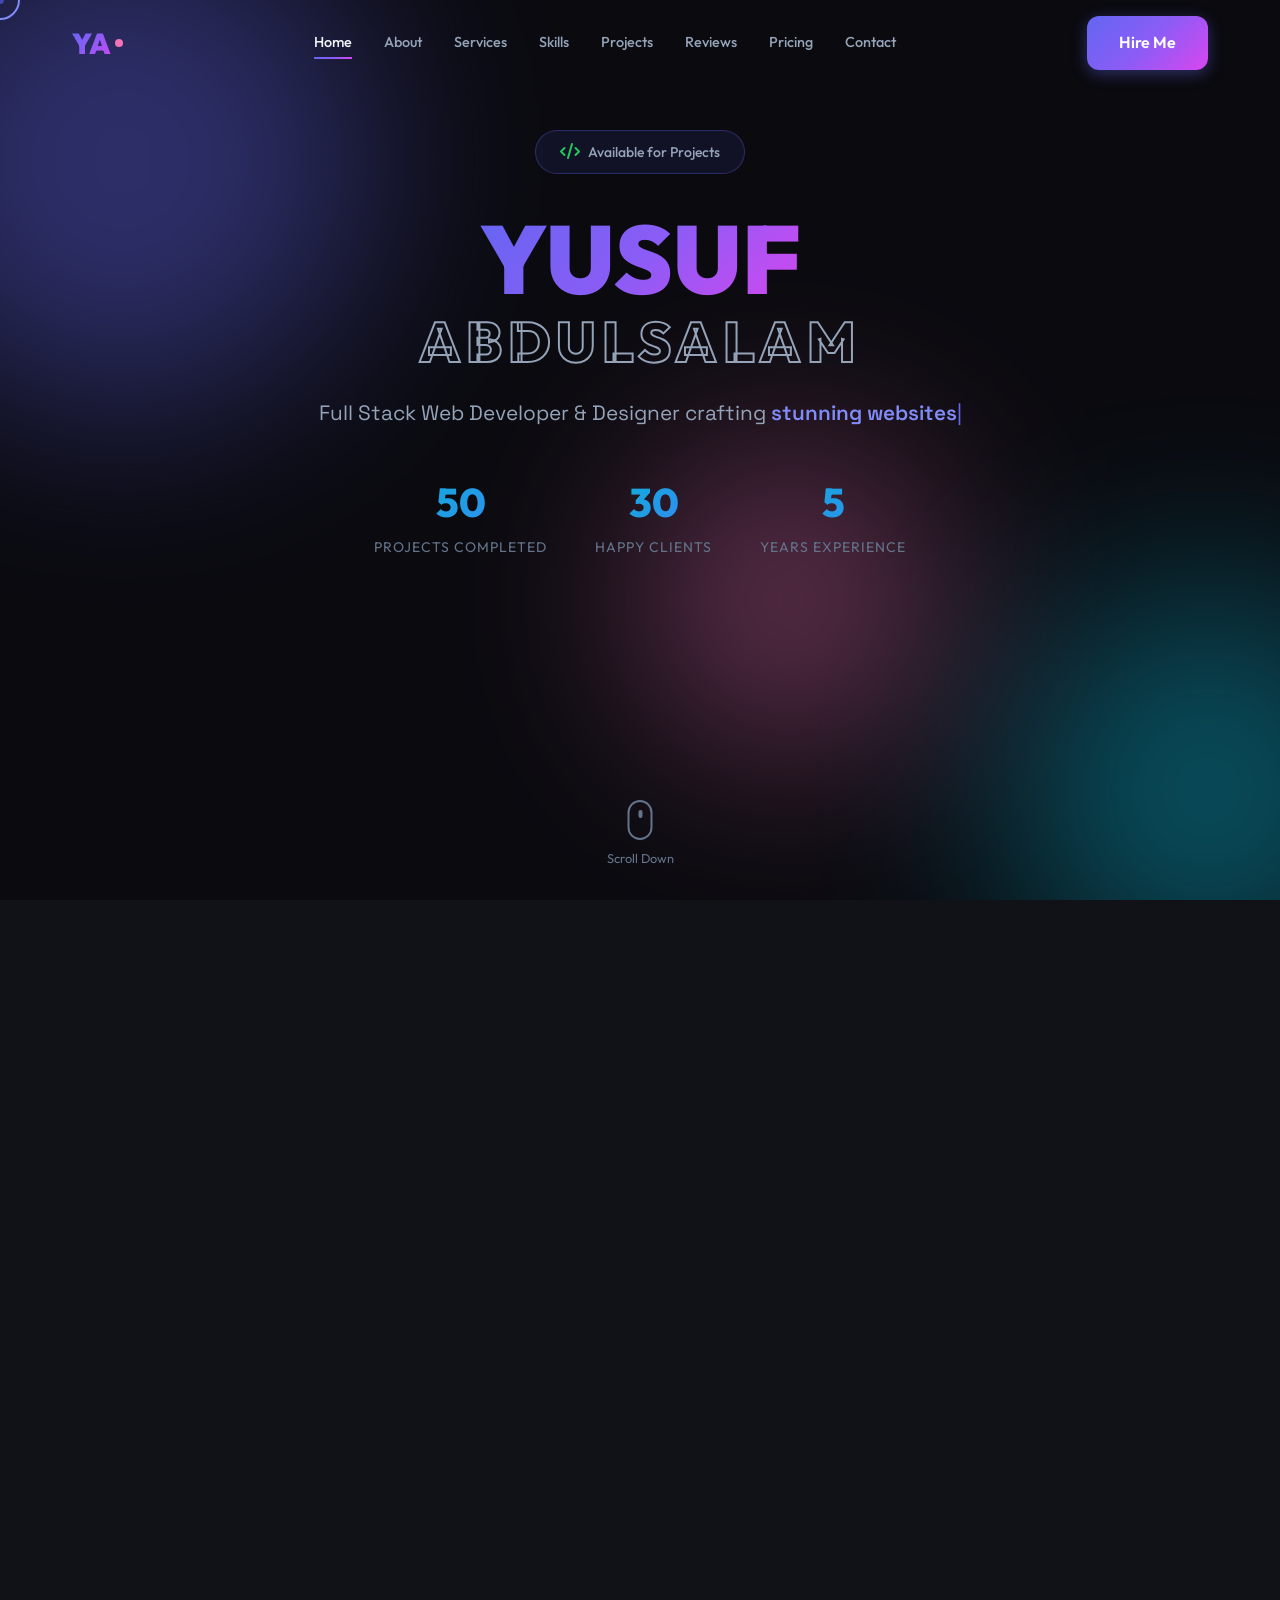
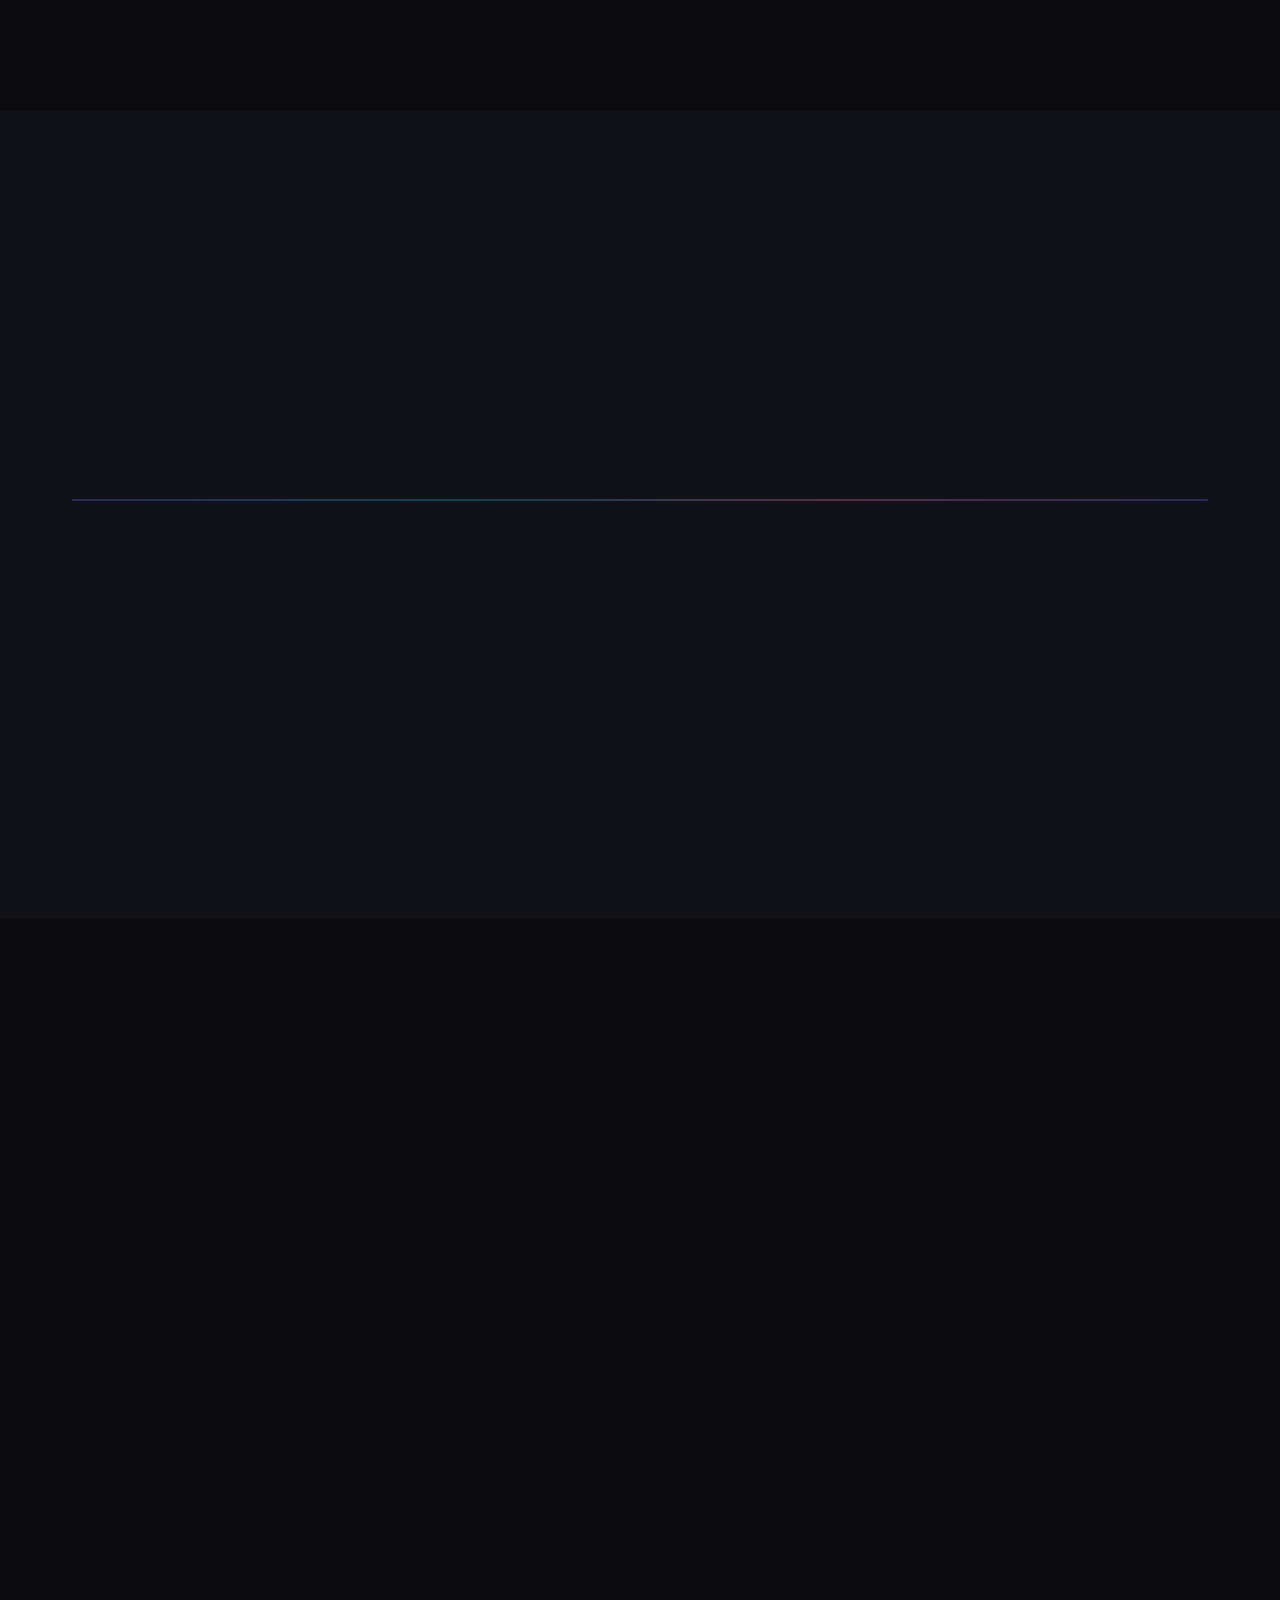
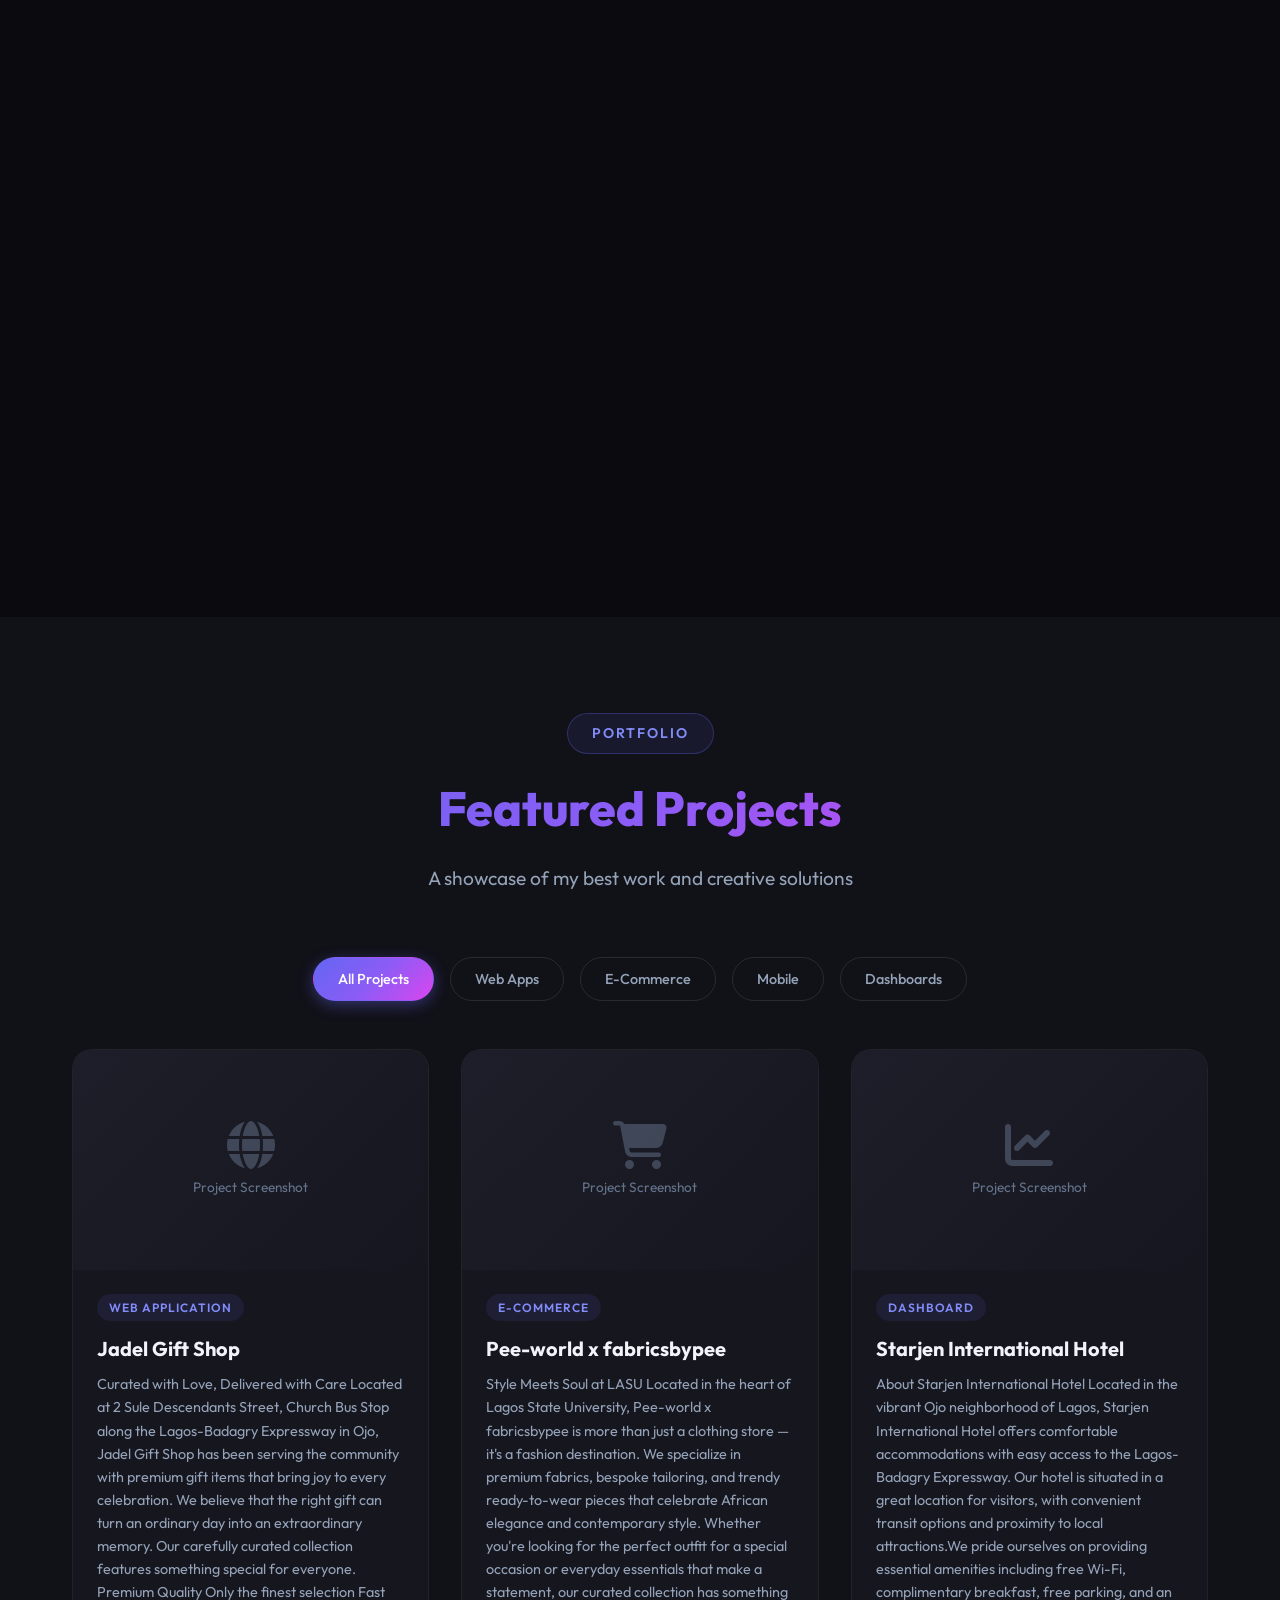
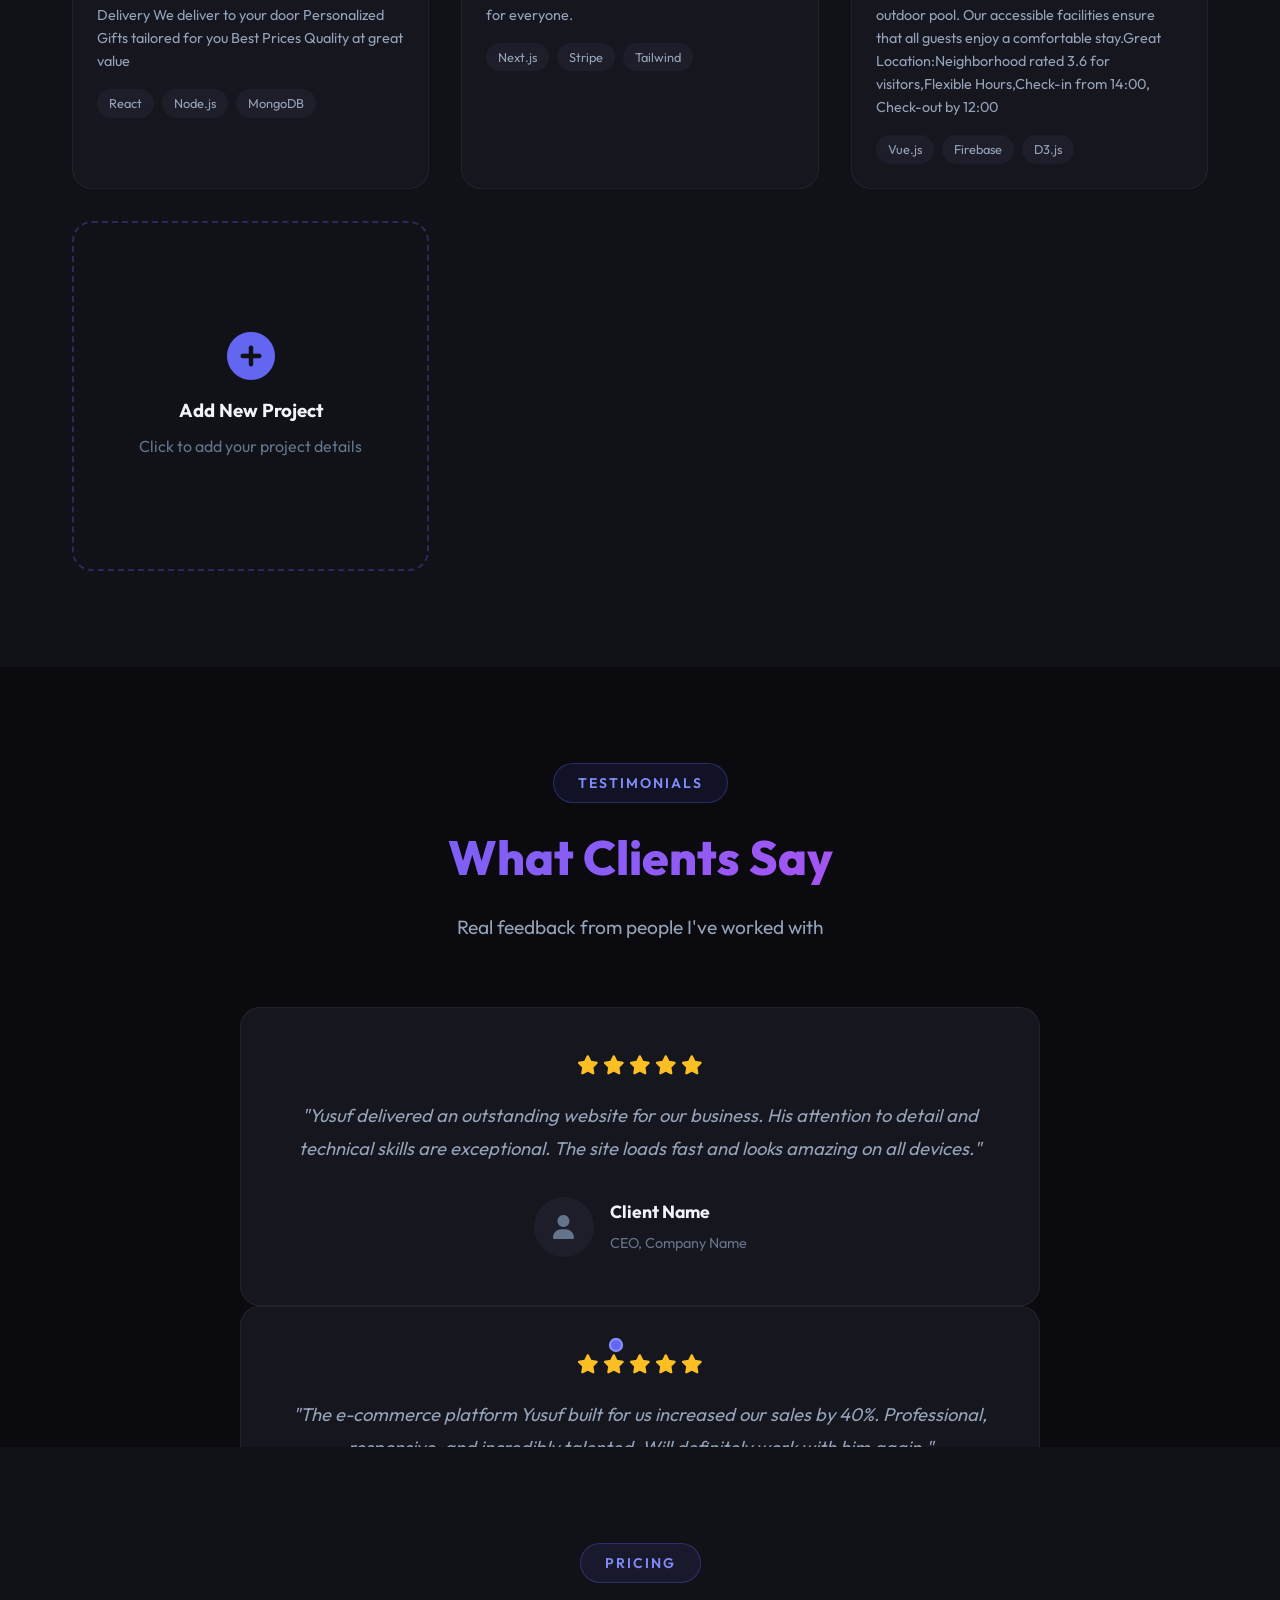
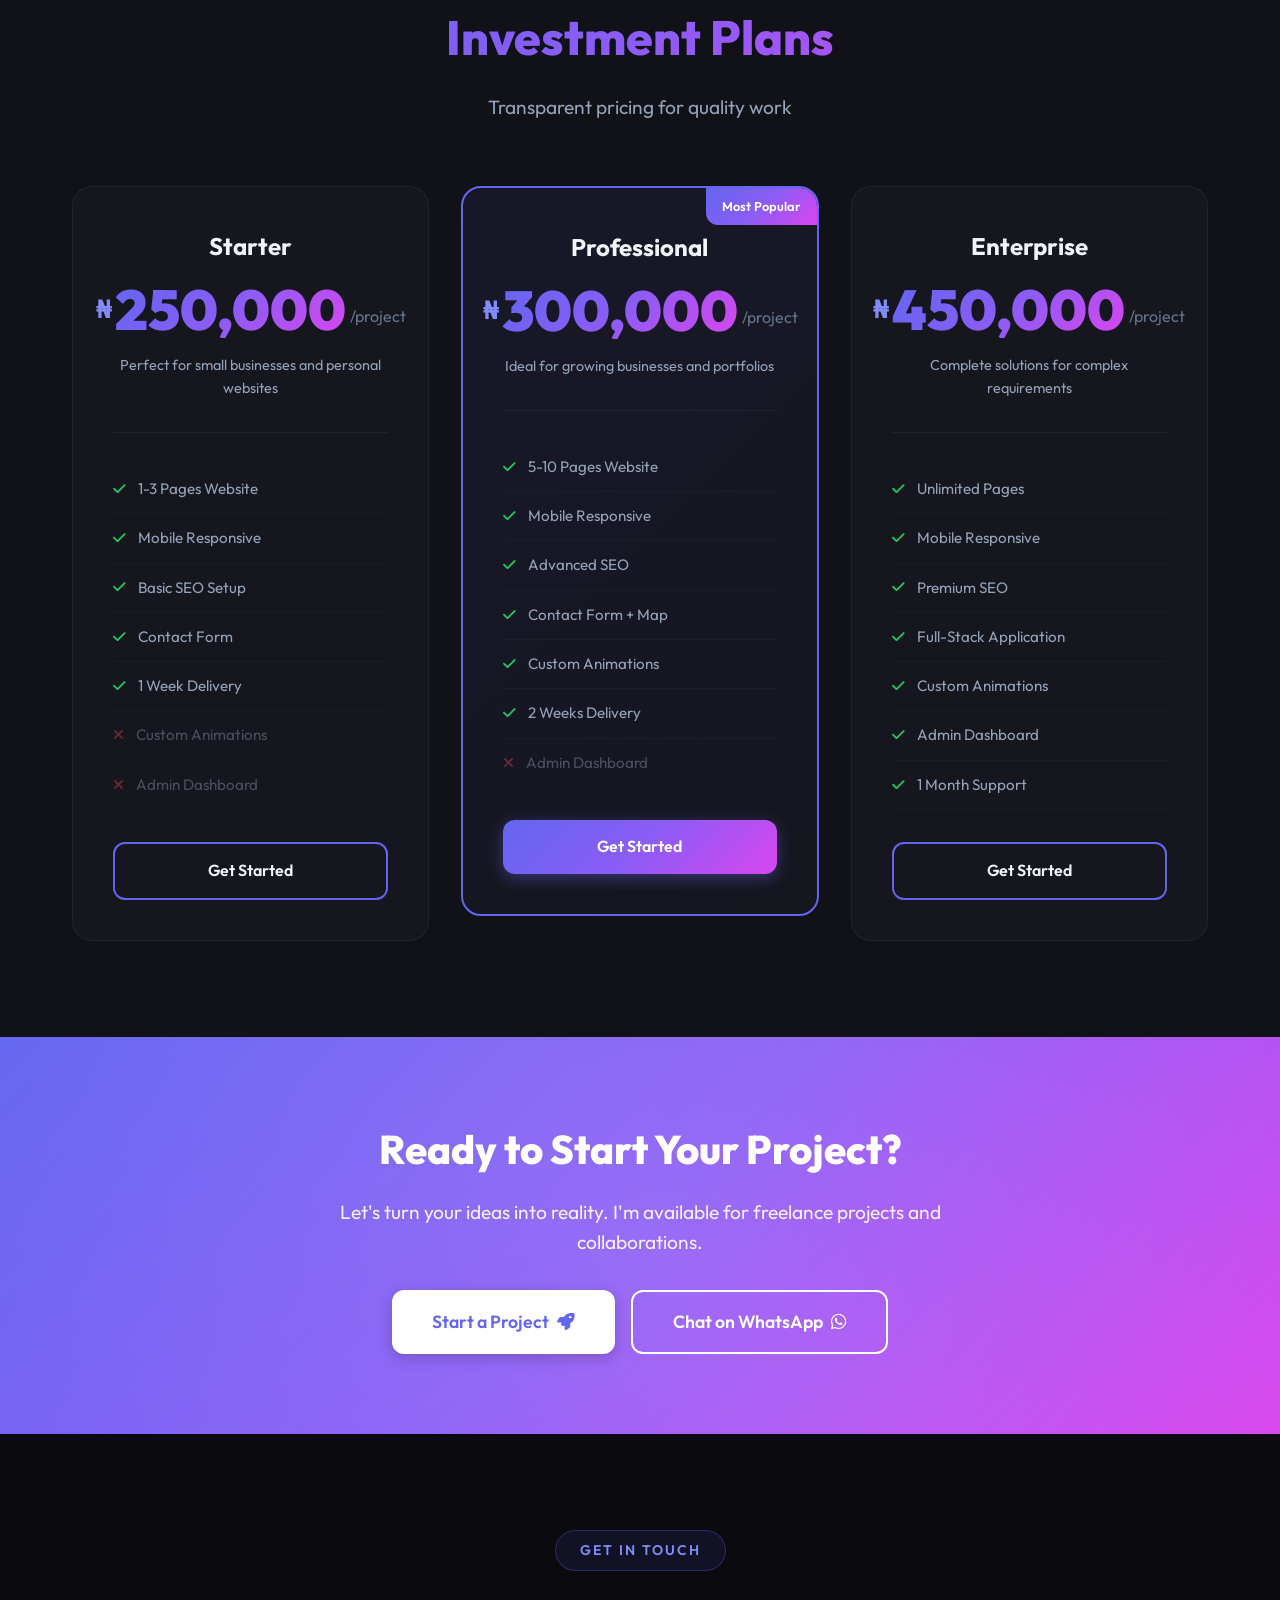
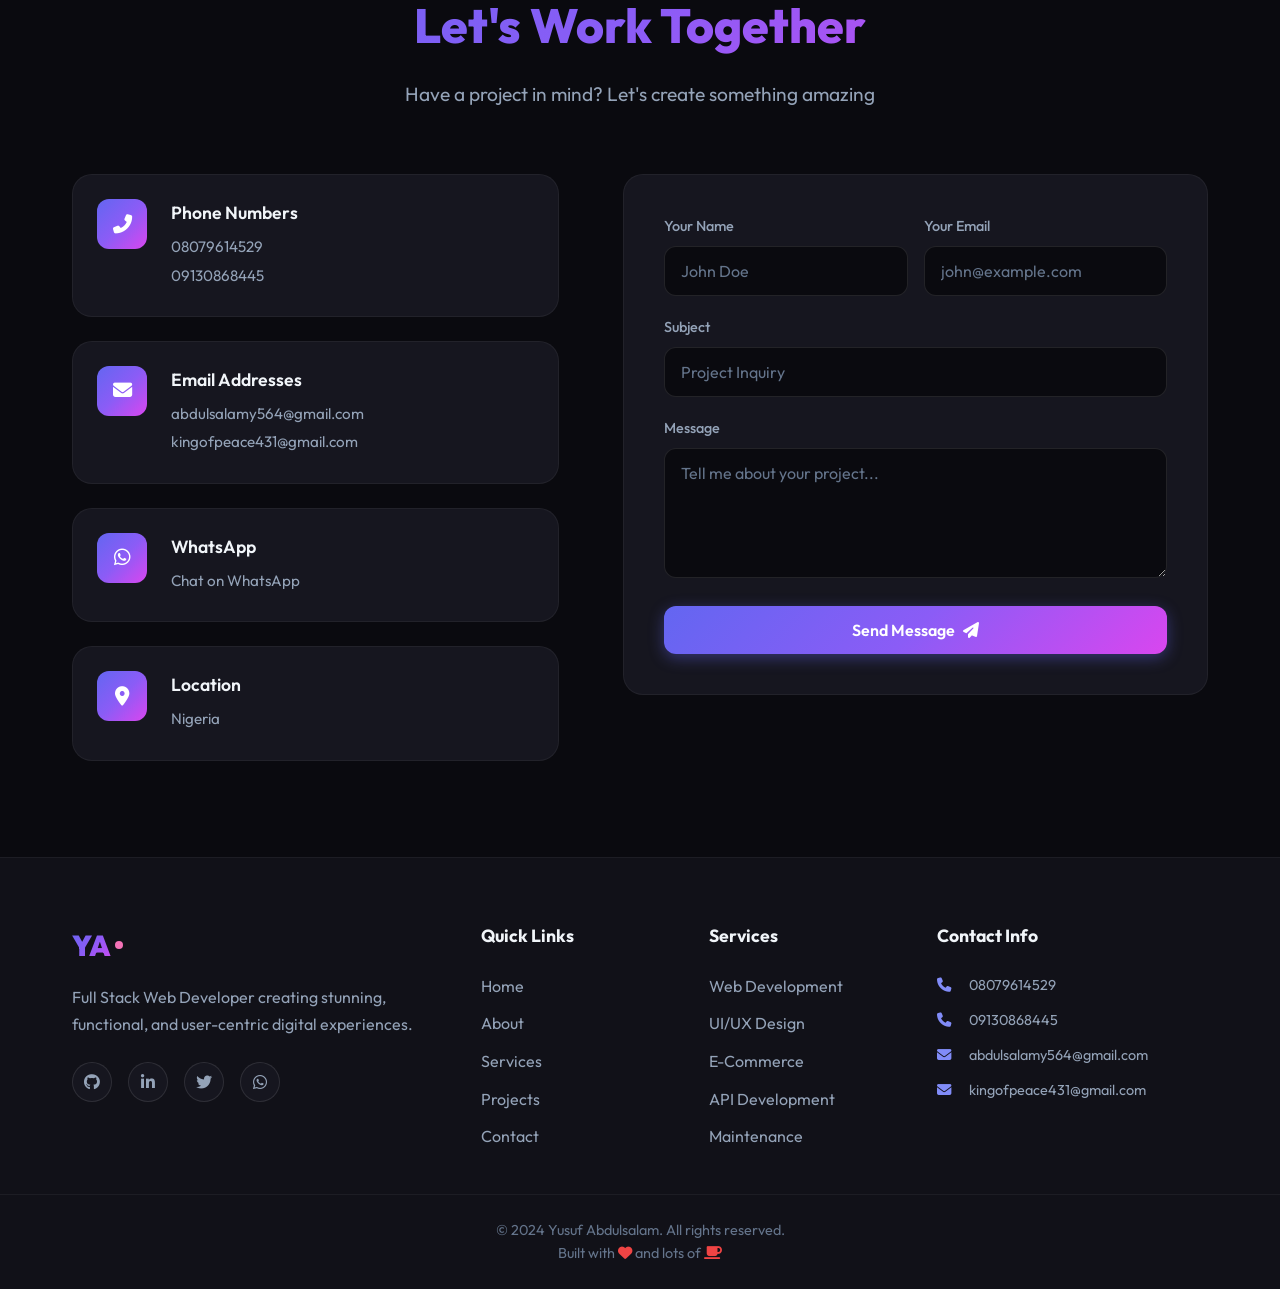
<file: index.html>
<!DOCTYPE html>
<html lang="en">
<head>
    <meta charset="UTF-8">
    <meta name="viewport" content="width=device-width, initial-scale=1.0">
    <meta name="description" content="Yusuf Abdulsalam - Full Stack Web Developer & Designer. Expert in frontend and backend development, creating stunning responsive websites.">
    <meta name="keywords" content="Yusuf Abdulsalam, Web Developer, Full Stack Developer, Frontend Developer, Backend Developer, Nigeria Web Developer, Portfolio">
    <meta name="author" content="Yusuf Abdulsalam">
    <meta property="og:title" content="Yusuf Abdulsalam | Full Stack Web Developer">
    <meta property="og:description" content="Professional Full Stack Web Developer specializing in modern web technologies and stunning designs.">
    <meta property="og:type" content="website">
    <meta name="twitter:card" content="summary_large_image">
    <meta name="google-site-verification" content="fyKNouNcWV3-DbMYEHMblc5Ji3DDsrL4LsH8LlLLmJ4" />
    <title>Yusuf Abdulsalam | Full Stack Web Developer</title>
    <link rel="stylesheet" href="styles.css">
    <link rel="preconnect" href="https://fonts.googleapis.com">
    <link href="https://fonts.googleapis.com/css2?family=Outfit:wght@300;400;500;600;700;800;900&family=Space+Grotesk:wght@300;400;500;600;700&display=swap" rel="stylesheet">
    <link rel="stylesheet" href="https://cdnjs.cloudflare.com/ajax/libs/font-awesome/6.5.1/css/all.min.css">
<base target="_blank">
    <script type="application/ld+json">
{
  "@context": "https://schema.org",
  "@type": "Person",
  "name": "Yusuf Abdulsalam",
  "jobTitle": "Full Stack Web Developer",
  "url": "https://khadijat321.github.io/Yusuf-Abdulsalam/",
  "email": "abdulsalamy564@gmail.com",
  "telephone": "+2348079614529",
  "address": {
    "@type": "PostalAddress",
    "addressCountry": "Nigeria"
  },
  "sameAs": [
    "https://khadijat321.github.io/Yusuf-Abdulsalam/",
    "https://linkedin.com/in/yusufabdulsalam"
  ],
  "knowsAbout": ["Web Development", "Frontend Development", "Backend Development", "JavaScript", "React", "Node.js"]
}
</script>
</head>
<body>
    <div class="cursor-dot"></div>
    <div class="cursor-outline"></div>

    <div class="loading-screen" id="loadingScreen">
        <div class="loading-content">
            <div class="loading-logo">YA</div>
            <div class="loading-bar-container"><div class="loading-bar" id="loadingBar"></div></div>
            <div class="loading-text">Loading Experience...</div>
        </div>
    </div>

    <nav class="navbar" id="navbar">
        <div class="nav-container">
            <a href="#home" class="nav-logo"><span class="logo-text">YA</span><span class="logo-dot"></span></a>
            <div class="nav-menu" id="navMenu">
                <a href="#home" class="nav-link active" data-text="Home">Home</a>
                <a href="#about" class="nav-link" data-text="About">About</a>
                <a href="#services" class="nav-link" data-text="Services">Services</a>
                <a href="#skills" class="nav-link" data-text="Skills">Skills</a>
                <a href="#projects" class="nav-link" data-text="Projects">Projects</a>
                <a href="#testimonials" class="nav-link" data-text="Reviews">Reviews</a>
                <a href="#pricing" class="nav-link" data-text="Pricing">Pricing</a>
                <a href="#contact" class="nav-link" data-text="Contact">Contact</a>
            </div>
            <div class="nav-actions">
                <a href="#contact" class="btn btn-primary nav-cta">Hire Me</a>
                <button class="hamburger" id="hamburger" aria-label="Toggle menu"><span></span><span></span><span></span></button>
            </div>
        </div>
    </nav>

    <div class="mobile-menu" id="mobileMenu">
        <div class="mobile-menu-content">
            <a href="#home" class="mobile-link">Home</a>
            <a href="#about" class="mobile-link">About</a>
            <a href="#services" class="mobile-link">Services</a>
            <a href="#skills" class="mobile-link">Skills</a>
            <a href="#projects" class="mobile-link">Projects</a>
            <a href="#testimonials" class="mobile-link">Reviews</a>
            <a href="#pricing" class="mobile-link">Pricing</a>
            <a href="#contact" class="mobile-link">Contact</a>
        </div>
    </div>

    <section class="hero" id="home">
        <div class="hero-bg">
            <div class="gradient-orb orb-1"></div>
            <div class="gradient-orb orb-2"></div>
            <div class="gradient-orb orb-3"></div>
            <canvas id="particleCanvas"></canvas>
        </div>
        <div class="hero-content">
            <div class="hero-badge" data-aos="fade-down">
                <span class="badge-icon"><i class="fas fa-code"></i></span>
                <span class="badge-text">Available for Projects</span>
            </div>
            <h1 class="hero-title">
                <span class="title-line" data-aos="fade-up" data-aos-delay="100"><span class="gradient-text">YUSUF</span></span>
                <span class="title-line" data-aos="fade-up" data-aos-delay="200"><span class="outline-text">ABDULSALAM</span></span>
            </h1>
            <p class="hero-subtitle" data-aos="fade-up" data-aos-delay="300">
                Full Stack Web Developer & Designer crafting
                <span class="typewriter" id="typewriter"></span><span class="cursor-blink">|</span>
            </p>
            <div class="hero-stats" data-aos="fade-up" data-aos-delay="400">
                <div class="stat-item"><span class="stat-number" data-target="50">50</span><span class="stat-label">Projects Completed</span></div>
                <div class="stat-item"><span class="stat-number" data-target="30">30</span><span class="stat-label">Happy Clients</span></div>
                <div class="stat-item"><span class="stat-number" data-target="5">5</span><span class="stat-label">Years Experience</span></div>
            </div>
            <div class="hero-cta" data-aos="fade-up" data-aos-delay="500">
                <a href="#projects" class="btn btn-primary btn-lg"><span>View My Work</span><i class="fas fa-arrow-right"></i></a>
                <a href="#contact" class="btn btn-outline btn-lg"><span>Get In Touch</span><i class="fas fa-envelope"></i></a>
            </div>
            <div class="hero-social" data-aos="fade-up" data-aos-delay="600">
                <a href="https://github.com/yusufabdulsalam" target="_blank" class="social-link" aria-label="GitHub"><i class="fab fa-github"></i></a>
                <a href="https://linkedin.com/in/yusufabdulsalam" target="_blank" class="social-link" aria-label="LinkedIn"><i class="fab fa-linkedin-in"></i></a>
                <a href="https://twitter.com/yusufabdulsalam" target="_blank" class="social-link" aria-label="Twitter"><i class="fab fa-twitter"></i></a>
                <a href="https://wa.me/2348079614529" target="_blank" class="social-link" aria-label="WhatsApp"><i class="fab fa-whatsapp"></i></a>
            </div>
        </div>
        <div class="scroll-indicator"><div class="mouse"><div class="wheel"></div></div><span>Scroll Down</span></div>
    </section>

    <section class="about" id="about">
        <div class="container">
            <div class="section-header" data-aos="fade-up">
                <span class="section-tag">About Me</span>
                <h2 class="section-title">Who I Am</h2>
                <p class="section-subtitle">Passionate about building the future of the web</p>
            </div>
            <div class="about-grid">
                <div class="about-image" data-aos="fade-right">
                    <div class="image-wrapper">
                        <div class="image-bg"></div>
                        <div class="image-placeholder"><i class="fas fa-user"></i><span><img src="Screenshot_20260709-200720~2.jpg" alt=""></span></div>
                        <div class="image-border"></div>
                    </div>
                    <div class="experience-badge"><span class="exp-number">5+</span><span class="exp-text">Years of<br>Experience</span></div>
                </div>
                <div class="about-content" data-aos="fade-left">
                    <h3 class="about-title">Full Stack Developer with a Creative Edge</h3>
                    <p class="about-text">I'm Yusuf Abdulsalam, a dedicated Full Stack Web Developer with expertise in both frontend and backend technologies. I transform ideas into elegant, functional, and user-centric digital experiences.</p>
                    <p class="about-text">My approach combines technical excellence with creative design thinking. Every project I undertake is built with performance, accessibility, and scalability in mind. I don't just write code — I craft digital solutions that make a real impact.</p>
                    <div class="about-info">
                        <div class="info-item"><i class="fas fa-map-marker-alt"></i><span>Nigeria</span></div>
                        <div class="info-item"><i class="fas fa-envelope"></i><span>abdulsalamy564@gmail.com</span></div>
                        <div class="info-item"><i class="fas fa-phone"></i><span>08079614529</span></div>
                    </div>
                    <a href="#contact" class="btn btn-primary"><span>Let's Work Together</span><i class="fas fa-arrow-right"></i></a>
                </div>
            </div>
        </div>
    </section>

    <section class="services" id="services">
        <div class="container">
            <div class="section-header" data-aos="fade-up">
                <span class="section-tag">What I Offer</span>
                <h2 class="section-title">My Services</h2>
                <p class="section-subtitle">Professional solutions tailored to your needs</p>
            </div>
            <div class="services-grid">
                <div class="service-card" data-aos="fade-up" data-aos-delay="0">
                    <div class="service-icon"><i class="fas fa-laptop-code"></i></div>
                    <h3>Web Development</h3>
                    <p>Custom websites built with modern technologies. From landing pages to complex web applications, I deliver pixel-perfect, responsive solutions.</p>
                    <ul class="service-features">
                        <li><i class="fas fa-check"></i> Responsive Design</li>
                        <li><i class="fas fa-check"></i> SEO Optimized</li>
                        <li><i class="fas fa-check"></i> Fast Performance</li>
                    </ul>
                    <a href="#contact" class="service-link">Get Started <i class="fas fa-arrow-right"></i></a>
                </div>
                <div class="service-card featured" data-aos="fade-up" data-aos-delay="100">
                    <div class="service-badge">Popular</div>
                    <div class="service-icon"><i class="fas fa-shopping-cart"></i></div>
                    <h3>E-Commerce Solutions</h3>
                    <p>Complete online stores with payment integration, inventory management, and user-friendly admin dashboards.</p>
                    <ul class="service-features">
                        <li><i class="fas fa-check"></i> Payment Integration</li>
                        <li><i class="fas fa-check"></i> Admin Dashboard</li>
                        <li><i class="fas fa-check"></i> Mobile Shopping</li>
                    </ul>
                    <a href="#contact" class="service-link">Get Started <i class="fas fa-arrow-right"></i></a>
                </div>
                <div class="service-card" data-aos="fade-up" data-aos-delay="200">
                    <div class="service-icon"><i class="fas fa-mobile-alt"></i></div>
                    <h3>Web Applications</h3>
                    <p>Full-stack applications with real-time features, APIs, and database integration. Built for scale and performance.</p>
                    <ul class="service-features">
                        <li><i class="fas fa-check"></i> Real-time Features</li>
                        <li><i class="fas fa-check"></i> API Development</li>
                        <li><i class="fas fa-check"></i> Database Design</li>
                    </ul>
                    <a href="#contact" class="service-link">Get Started <i class="fas fa-arrow-right"></i></a>
                </div>
                <div class="service-card" data-aos="fade-up" data-aos-delay="300">
                    <div class="service-icon"><i class="fas fa-paint-brush"></i></div>
                    <h3>UI/UX Design</h3>
                    <p>Beautiful, intuitive interfaces that delight users. From wireframes to high-fidelity prototypes, I design experiences that convert.</p>
                    <ul class="service-features">
                        <li><i class="fas fa-check"></i> User Research</li>
                        <li><i class="fas fa-check"></i> Wireframing</li>
                        <li><i class="fas fa-check"></i> Prototyping</li>
                    </ul>
                    <a href="#contact" class="service-link">Get Started <i class="fas fa-arrow-right"></i></a>
                </div>
                <div class="service-card" data-aos="fade-up" data-aos-delay="400">
                    <div class="service-icon"><i class="fas fa-server"></i></div>
                    <h3>Backend Development</h3>
                    <p>Robust server-side solutions with secure APIs, authentication, and database management. Built for reliability.</p>
                    <ul class="service-features">
                        <li><i class="fas fa-check"></i> RESTful APIs</li>
                        <li><i class="fas fa-check"></i> Authentication</li>
                        <li><i class="fas fa-check"></i> Cloud Deployment</li>
                    </ul>
                    <a href="payment.html?plan=professional" class="service-link">Get Started <i class="fas fa-arrow-right"></i></a>
                </div>
                <div class="service-card" data-aos="fade-up" data-aos-delay="500">
                    <div class="service-icon"><i class="fas fa-tools"></i></div>
                    <h3>Website Maintenance</h3>
                    <p>Ongoing support, updates, and optimization to keep your website running smoothly and securely at all times.</p>
                    <ul class="service-features">
                        <li><i class="fas fa-check"></i> Regular Updates</li>
                        <li><i class="fas fa-check"></i> Security Monitoring</li>
                        <li><i class="fas fa-check"></i> Performance Optimization</li>
                    </ul>
                    <a href="#contact" class="service-link">Get Started <i class="fas fa-arrow-right"></i></a>
                </div>
            </div>
        </div>
    </section>

    <section class="process" id="process">
        <div class="container">
            <div class="section-header" data-aos="fade-up">
                <span class="section-tag">How I Work</span>
                <h2 class="section-title">My Process</h2>
                <p class="section-subtitle">A proven workflow that delivers results</p>
            </div>
            <div class="process-timeline">
                <div class="process-step" data-aos="fade-up" data-aos-delay="0">
                    <div class="process-number">01</div>
                    <div class="process-content">
                        <div class="process-icon"><i class="fas fa-comments"></i></div>
                        <h3>Discovery</h3>
                        <p>We discuss your goals, requirements, and vision. I ask questions to understand your business and target audience.</p>
                    </div>
                </div>
                <div class="process-step" data-aos="fade-up" data-aos-delay="100">
                    <div class="process-number">02</div>
                    <div class="process-content">
                        <div class="process-icon"><i class="fas fa-pencil-ruler"></i></div>
                        <h3>Planning & Design</h3>
                        <p>I create wireframes and mockups. We review and refine until the design perfectly matches your vision.</p>
                    </div>
                </div>
                <div class="process-step" data-aos="fade-up" data-aos-delay="200">
                    <div class="process-number">03</div>
                    <div class="process-content">
                        <div class="process-icon"><i class="fas fa-code"></i></div>
                        <h3>Development</h3>
                        <p>I build your website with clean, optimized code. Regular updates keep you informed of progress.</p>
                    </div>
                </div>
                <div class="process-step" data-aos="fade-up" data-aos-delay="300">
                    <div class="process-number">04</div>
                    <div class="process-content">
                        <div class="process-icon"><i class="fas fa-rocket"></i></div>
                        <h3>Launch & Support</h3>
                        <p>After testing and your approval, we launch! I provide ongoing support to ensure everything runs smoothly.</p>
                    </div>
                </div>
            </div>
        </div>
    </section>

    <section class="skills" id="skills">
        <div class="container">
            <div class="section-header" data-aos="fade-up">
                <span class="section-tag">My Expertise</span>
                <h2 class="section-title">Skills & Technologies</h2>
                <p class="section-subtitle">Tools and technologies I use to build amazing products</p>
            </div>
            <div class="skills-grid">
                <div class="skill-card" data-aos="fade-up" data-aos-delay="0">
                    <div class="skill-icon"><i class="fab fa-html5"></i></div>
                    <h3>HTML & CSS</h3>
                    <p>Semantic markup, modern CSS, Flexbox, Grid, animations</p>
                    <div class="skill-progress"><div class="progress-bar" data-width="95%"></div></div>
                </div>
                <div class="skill-card" data-aos="fade-up" data-aos-delay="100">
                    <div class="skill-icon"><i class="fab fa-js"></i></div>
                    <h3>JavaScript</h3>
                    <p>ES6+, DOM manipulation, async programming, APIs</p>
                    <div class="skill-progress"><div class="progress-bar" data-width="90%"></div></div>
                </div>
                <div class="skill-card" data-aos="fade-up" data-aos-delay="200">
                    <div class="skill-icon"><i class="fab fa-react"></i></div>
                    <h3>React & Next.js</h3>
                    <p>Components, hooks, state management, SSR/SSG</p>
                    <div class="skill-progress"><div class="progress-bar" data-width="85%"></div></div>
                </div>
                <div class="skill-card" data-aos="fade-up" data-aos-delay="300">
                    <div class="skill-icon"><i class="fab fa-node-js"></i></div>
                    <h3>Node.js & Express</h3>
                    <p>REST APIs, authentication, middleware, real-time apps</p>
                    <div class="skill-progress"><div class="progress-bar" data-width="88%"></div></div>
                </div>
                <div class="skill-card" data-aos="fade-up" data-aos-delay="400">
                    <div class="skill-icon"><i class="fas fa-database"></i></div>
                    <h3>Databases</h3>
                    <p>MongoDB, PostgreSQL, MySQL, Firebase, Redis</p>
                    <div class="skill-progress"><div class="progress-bar" data-width="82%"></div></div>
                </div>
                <div class="skill-card" data-aos="fade-up" data-aos-delay="500">
                    <div class="skill-icon"><i class="fab fa-python"></i></div>
                    <h3>Python & Django</h3>
                    <p>Web applications, data processing, automation</p>
                    <div class="skill-progress"><div class="progress-bar" data-width="80%"></div></div>
                </div>
                <div class="skill-card" data-aos="fade-up" data-aos-delay="600">
                    <div class="skill-icon"><i class="fab fa-git-alt"></i></div>
                    <h3>Git & DevOps</h3>
                    <p>Version control, CI/CD, Docker, cloud deployment</p>
                    <div class="skill-progress"><div class="progress-bar" data-width="85%"></div></div>
                </div>
                <div class="skill-card" data-aos="fade-up" data-aos-delay="700">
                    <div class="skill-icon"><i class="fas fa-paint-brush"></i></div>
                    <h3>UI/UX Design</h3>
                    <p>Figma, Adobe XD, responsive design, prototyping</p>
                    <div class="skill-progress"><div class="progress-bar" data-width="90%"></div></div>
                </div>
            </div>
        </div>
    </section>

    <section class="projects" id="projects">
        <div class="container">
            <div class="section-header" data-aos="fade-up">
                <span class="section-tag">Portfolio</span>
                <h2 class="section-title">Featured Projects</h2>
                <p class="section-subtitle">A showcase of my best work and creative solutions</p>
            </div>
            <div class="project-filter" data-aos="fade-up">
                <button class="filter-btn active" data-filter="all">All Projects</button>
                <button class="filter-btn" data-filter="web">Web Apps</button>
                <button class="filter-btn" data-filter="ecommerce">E-Commerce</button>
                <button class="filter-btn" data-filter="mobile">Mobile</button>
                <button class="filter-btn" data-filter="dashboard">Dashboards</button>
            </div>
            <div class="projects-grid" id="projectsGrid">
                <div class="project-card" data-category="web" data-aos="fade-up">
                    <div class="project-image">
                        <div class="project-placeholder"><i class="fas fa-globe"></i><span>Project Screenshot</span></div>
                        <div class="project-overlay">
                            <div class="project-links">
                                <a href="https://khadijat321.github.io/Jadel-Gift-Shop/" class="project-link" title="View Live"><i class="fas fa-external-link-alt"></i></a>
                                <a href="#" class="project-link" title="View Code"><i class="fab fa-github"></i></a>
                            </div>
                        </div>
                    </div>
                    <div class="project-info">
                        <span class="project-tag">Web Application</span>
                        <h3>Jadel Gift Shop</h3>
                        <p>Curated with Love, Delivered with Care
Located at 2 Sule Descendants Street, Church Bus Stop along the Lagos-Badagry Expressway in Ojo, Jadel Gift Shop has been serving the community with premium gift items that bring joy to every celebration.

We believe that the right gift can turn an ordinary day into an extraordinary memory. Our carefully curated collection features something special for everyone.

Premium Quality
Only the finest selection

Fast Delivery
We deliver to your door

Personalized
Gifts tailored for you

Best Prices
Quality at great value</p>
                        <div class="project-tech"><span>React</span><span>Node.js</span><span>MongoDB</span></div>
                    </div>
                </div>
                <div class="project-card" data-category="ecommerce" data-aos="fade-up" data-aos-delay="100">
                    <div class="project-image">
                        <div class="project-placeholder"><i class="fas fa-shopping-cart"></i><span>Project Screenshot</span></div>
                        <div class="project-overlay">
                            <div class="project-links">
                                <a href="https://khadijat321.github.io/Pee-world-x-fabricsbypee/" class="project-link" title="View Live"><i class="fas fa-external-link-alt"></i></a>
                                <a href="#" class="project-link" title="View Code"><i class="fab fa-github"></i></a>
                            </div>
                        </div>
                    </div>
                    <div class="project-info">
                        <span class="project-tag">E-Commerce</span>
                        <h3>Pee-world x fabricsbypee</h3>
                        <p>Style Meets Soul at LASU
Located in the heart of Lagos State University, Pee-world x fabricsbypee is more than just a clothing store — it's a fashion destination. We specialize in premium fabrics, bespoke tailoring, and trendy ready-to-wear pieces that celebrate African elegance and contemporary style.

Whether you're looking for the perfect outfit for a special occasion or everyday essentials that make a statement, our curated collection has something for everyone.</p>
                        <div class="project-tech"><span>Next.js</span><span>Stripe</span><span>Tailwind</span></div>
                    </div>
                </div>
                <div class="project-card" data-category="dashboard" data-aos="fade-up" data-aos-delay="200">
                    <div class="project-image">
                        <div class="project-placeholder"><i class="fas fa-chart-line"></i><span>Project Screenshot</span></div>
                        <div class="project-overlay">
                            <div class="project-links">
                                <a href="https://khadijat321.github.io/Starjen-International-Hotel/" class="project-link" title="View Live"><i class="fas fa-external-link-alt"></i></a>
                                <a href="#" class="project-link" title="View Code"><i class="fab fa-github"></i></a>
                            </div>
                        </div>
                    </div>
                    <div class="project-info">
                        <span class="project-tag">Dashboard</span>
                        <h3>Starjen International Hotel</h3>
                        <p>About Starjen International Hotel Located in the vibrant Ojo neighborhood of Lagos, Starjen International Hotel offers comfortable accommodations with easy access to the Lagos-Badagry Expressway. Our hotel is situated in a great location for visitors, with convenient transit options and proximity to local attractions.We pride ourselves on providing essential amenities including free Wi-Fi, complimentary breakfast, free parking, and an outdoor pool. Our accessible facilities ensure that all guests enjoy a comfortable stay.Great Location:Neighborhood rated 3.6 for visitors,Flexible Hours,Check-in from 14:00, Check-out by 12:00</p>
                        <div class="project-tech"><span>Vue.js</span><span>Firebase</span><span>D3.js</span></div>
                    </div>
                </div>
                <div class="add-project-card" id="addProjectBtn" data-aos="fade-up">
                    <div class="add-project-content"><i class="fas fa-plus-circle"></i><h3>Add New Project</h3><p>Click to add your project details</p></div>
                </div>
            </div>
        </div>
    </section>

    <section class="testimonials" id="testimonials">
        <div class="container">
            <div class="section-header" data-aos="fade-up">
                <span class="section-tag">Testimonials</span>
                <h2 class="section-title">What Clients Say</h2>
                <p class="section-subtitle">Real feedback from people I've worked with</p>
            </div>
            <div class="testimonials-slider" id="testimonialsSlider">
                <div class="testimonial-card active" data-aos="fade-up">
                    <div class="testimonial-stars"><i class="fas fa-star"></i><i class="fas fa-star"></i><i class="fas fa-star"></i><i class="fas fa-star"></i><i class="fas fa-star"></i></div>
                    <p class="testimonial-text">"Yusuf delivered an outstanding website for our business. His attention to detail and technical skills are exceptional. The site loads fast and looks amazing on all devices."</p>
                    <div class="testimonial-author">
                        <div class="author-avatar"><i class="fas fa-user"></i></div>
                        <div class="author-info">
                            <h4>Client Name</h4>
                            <span>CEO, Company Name</span>
                        </div>
                    </div>
                </div>
                <div class="testimonial-card" data-aos="fade-up" data-aos-delay="100">
                    <div class="testimonial-stars"><i class="fas fa-star"></i><i class="fas fa-star"></i><i class="fas fa-star"></i><i class="fas fa-star"></i><i class="fas fa-star"></i></div>
                    <p class="testimonial-text">"Working with Yusuf was a great experience. He understood our requirements perfectly and delivered beyond expectations. Highly recommend for any web development project."</p>
                    <div class="testimonial-author">
                        <div class="author-avatar"><i class="fas fa-user"></i></div>
                        <div class="author-info">
                            <h4>Client Name</h4>
                            <span>Founder, Startup Name</span>
                        </div>
                    </div>
                </div>
                <div class="testimonial-card" data-aos="fade-up" data-aos-delay="200">
                    <div class="testimonial-stars"><i class="fas fa-star"></i><i class="fas fa-star"></i><i class="fas fa-star"></i><i class="fas fa-star"></i><i class="fas fa-star"></i></div>
                    <p class="testimonial-text">"The e-commerce platform Yusuf built for us increased our sales by 40%. Professional, responsive, and incredibly talented. Will definitely work with him again."</p>
                    <div class="testimonial-author">
                        <div class="author-avatar"><i class="fas fa-user"></i></div>
                        <div class="author-info">
                            <h4>Client Name</h4>
                            <span>Manager, Store Name</span>
                        </div>
                    </div>
                </div>
            </div>
            <div class="testimonial-dots" id="testimonialDots">
                <span class="dot active"></span>
                <span class="dot"></span>
                <span class="dot"></span>
            </div>
        </div>
    </section>

    <section class="pricing" id="pricing">
        <div class="container">
            <div class="section-header" data-aos="fade-up">
                <span class="section-tag">Pricing</span>
                <h2 class="section-title">Investment Plans</h2>
                <p class="section-subtitle">Transparent pricing for quality work</p>
            </div>
            <div class="pricing-grid">
                <div class="pricing-card" data-aos="fade-up" data-aos-delay="0">
                    <div class="pricing-header">
                        <h3>Starter</h3>
                        <div class="pricing-price"><span class="currency">₦</span><span class="amount">250,000</span><span class="period">/project</span></div>
                        <p>Perfect for small businesses and personal websites</p>
                    </div>
                    <ul class="pricing-features">
                        <li><i class="fas fa-check"></i> 1-3 Pages Website</li>
                        <li><i class="fas fa-check"></i> Mobile Responsive</li>
                        <li><i class="fas fa-check"></i> Basic SEO Setup</li>
                        <li><i class="fas fa-check"></i> Contact Form</li>
                        <li><i class="fas fa-check"></i> 1 Week Delivery</li>
                        <li class="disabled"><i class="fas fa-times"></i> Custom Animations</li>
                        <li class="disabled"><i class="fas fa-times"></i> Admin Dashboard</li>
                    </ul>
                    <a href="payment.html?plan=starter" class="btn btn-outline btn-full">Get Started</a>
                </div>
                <div class="pricing-card featured" data-aos="fade-up" data-aos-delay="100">
                    <div class="pricing-badge">Most Popular</div>
                    <div class="pricing-header">
                        <h3>Professional</h3>
                        <div class="pricing-price"><span class="currency">₦</span><span class="amount">300,000</span><span class="period">/project</span></div>
                        <p>Ideal for growing businesses and portfolios</p>
                    </div>
                    <ul class="pricing-features">
                        <li><i class="fas fa-check"></i> 5-10 Pages Website</li>
                        <li><i class="fas fa-check"></i> Mobile Responsive</li>
                        <li><i class="fas fa-check"></i> Advanced SEO</li>
                        <li><i class="fas fa-check"></i> Contact Form + Map</li>
                        <li><i class="fas fa-check"></i> Custom Animations</li>
                        <li><i class="fas fa-check"></i> 2 Weeks Delivery</li>
                        <li class="disabled"><i class="fas fa-times"></i> Admin Dashboard</li>
                    </ul>
                    <a href="payment.html?plan=professional" class="btn btn-primary btn-full">Get Started</a>
                </div>
                <div class="pricing-card" data-aos="fade-up" data-aos-delay="200">
                    <div class="pricing-header">
                        <h3>Enterprise</h3>
                        <div class="pricing-price"><span class="currency">₦</span><span class="amount">450,000</span><span class="period">/project</span></div>
                        <p>Complete solutions for complex requirements</p>
                    </div>
                    <ul class="pricing-features">
                        <li><i class="fas fa-check"></i> Unlimited Pages</li>
                        <li><i class="fas fa-check"></i> Mobile Responsive</li>
                        <li><i class="fas fa-check"></i> Premium SEO</li>
                        <li><i class="fas fa-check"></i> Full-Stack Application</li>
                        <li><i class="fas fa-check"></i> Custom Animations</li>
                        <li><i class="fas fa-check"></i> Admin Dashboard</li>
                        <li><i class="fas fa-check"></i> 1 Month Support</li>
                    </ul>
                    <a href="payment.html?plan=enterprise" class="btn btn-outline btn-full">Get Started</a>
                </div>
            </div>
        </div>
    </section>

    <section class="cta-section">
        <div class="container">
            <div class="cta-content" data-aos="fade-up">
                <h2>Ready to Start Your Project?</h2>
                <p>Let's turn your ideas into reality. I'm available for freelance projects and collaborations.</p>
                <div class="cta-buttons">
                    <a href="#contact" class="btn btn-primary btn-lg"><span>Start a Project</span><i class="fas fa-rocket"></i></a>
                    <a href="https://wa.me/2348079614529" target="_blank" class="btn btn-outline btn-lg"><span>Chat on WhatsApp</span><i class="fab fa-whatsapp"></i></a>
                </div>
            </div>
        </div>
    </section>

    <section class="contact" id="contact">
        <div class="container">
            <div class="section-header" data-aos="fade-up">
                <span class="section-tag">Get In Touch</span>
                <h2 class="section-title">Let's Work Together</h2>
                <p class="section-subtitle">Have a project in mind? Let's create something amazing</p>
            </div>
            <div class="contact-grid">
                <div class="contact-info" data-aos="fade-right">
                    <div class="contact-card">
                        <div class="contact-icon"><i class="fas fa-phone-alt"></i></div>
                        <div class="contact-details">
                            <h3>Phone Numbers</h3>
                            <a href="tel:+2348079614529">08079614529</a>
                            <a href="tel:+2349130868445">09130868445</a>
                        </div>
                    </div>
                    <div class="contact-card">
                        <div class="contact-icon"><i class="fas fa-envelope"></i></div>
                        <div class="contact-details">
                            <h3>Email Addresses</h3>
                            <a href="mailto:abdulsalamy564@gmail.com">abdulsalamy564@gmail.com</a>
                            <a href="mailto:kingofpeace431@gmail.com">kingofpeace431@gmail.com</a>
                        </div>
                    </div>
                    <div class="contact-card">
                        <div class="contact-icon"><i class="fab fa-whatsapp"></i></div>
                        <div class="contact-details">
                            <h3>WhatsApp</h3>
                            <a href="https://wa.me/2348079614529" target="_blank">Chat on WhatsApp</a>
                        </div>
                    </div>
                    <div class="contact-card">
                        <div class="contact-icon"><i class="fas fa-map-marker-alt"></i></div>
                        <div class="contact-details">
                            <h3>Location</h3>
                            <span>Nigeria</span>
                        </div>
                    </div>
                </div>
                <div class="contact-form-wrapper" data-aos="fade-left">
                    <form class="contact-form" id="contactForm">
                        <div class="form-row">
                            <div class="form-group">
                                <label for="name">Your Name</label>
                                <input type="text" id="name" placeholder="John Doe" required>
                            </div>
                            <div class="form-group">
                                <label for="email">Your Email</label>
                                <input type="email" id="email" placeholder="john@example.com" required>
                            </div>
                        </div>
                        <div class="form-group">
                            <label for="subject">Subject</label>
                            <input type="text" id="subject" placeholder="Project Inquiry" required>
                        </div>
                        <div class="form-group">
                            <label for="message">Message</label>
                            <textarea id="message" rows="5" placeholder="Tell me about your project..." required></textarea>
                        </div>
                        <button type="submit" class="btn btn-primary btn-full"><span>Send Message</span><i class="fas fa-paper-plane"></i></button>
                    </form>
                </div>
            </div>
        </div>
    </section>

    <footer class="footer">
        <div class="footer-top">
            <div class="container">
                <div class="footer-grid">
                    <div class="footer-brand">
                        <a href="#home" class="footer-logo"><span class="logo-text">YA</span><span class="logo-dot"></span></a>
                        <p>Full Stack Web Developer creating stunning, functional, and user-centric digital experiences.</p>
                        <div class="footer-social">
                            <a href="https://github.com/yusufabdulsalam" target="_blank" aria-label="GitHub"><i class="fab fa-github"></i></a>
                            <a href="https://linkedin.com/in/yusufabdulsalam" target="_blank" aria-label="LinkedIn"><i class="fab fa-linkedin-in"></i></a>
                            <a href="https://twitter.com/yusufabdulsalam" target="_blank" aria-label="Twitter"><i class="fab fa-twitter"></i></a>
                            <a href="https://wa.me/2348079614529" target="_blank" aria-label="WhatsApp"><i class="fab fa-whatsapp"></i></a>
                        </div>
                    </div>
                    <div class="footer-links">
                        <h4>Quick Links</h4>
                        <ul>
                            <li><a href="#home">Home</a></li>
                            <li><a href="#about">About</a></li>
                            <li><a href="#services">Services</a></li>
                            <li><a href="#projects">Projects</a></li>
                            <li><a href="#contact">Contact</a></li>
                        </ul>
                    </div>
                    <div class="footer-links">
                        <h4>Services</h4>
                        <ul>
                            <li><a href="#">Web Development</a></li>
                            <li><a href="#">UI/UX Design</a></li>
                            <li><a href="#">E-Commerce</a></li>
                            <li><a href="#">API Development</a></li>
                            <li><a href="#">Maintenance</a></li>
                        </ul>
                    </div>
                    <div class="footer-contact">
                        <h4>Contact Info</h4>
                        <ul>
                            <li><i class="fas fa-phone"></i> 08079614529</li>
                            <li><i class="fas fa-phone"></i> 09130868445</li>
                            <li><i class="fas fa-envelope"></i> abdulsalamy564@gmail.com</li>
                            <li><i class="fas fa-envelope"></i> kingofpeace431@gmail.com</li>
                        </ul>
                    </div>
                </div>
            </div>
        </div>
        <div class="footer-bottom">
            <div class="container">
                <p>&copy; 2024 Yusuf Abdulsalam. All rights reserved.</p>
                <p>Built with <i class="fas fa-heart"></i> and lots of <i class="fas fa-coffee"></i></p>
            </div>
        </div>
    </footer>

    <button class="back-to-top" id="backToTop" aria-label="Back to top"><i class="fas fa-arrow-up"></i></button>

    <div class="toast" id="toast"><i class="fas fa-check-circle"></i><span id="toastMessage">Message sent successfully!</span></div>

    <script src="script.js"></script>
</body>
</html>
</file>
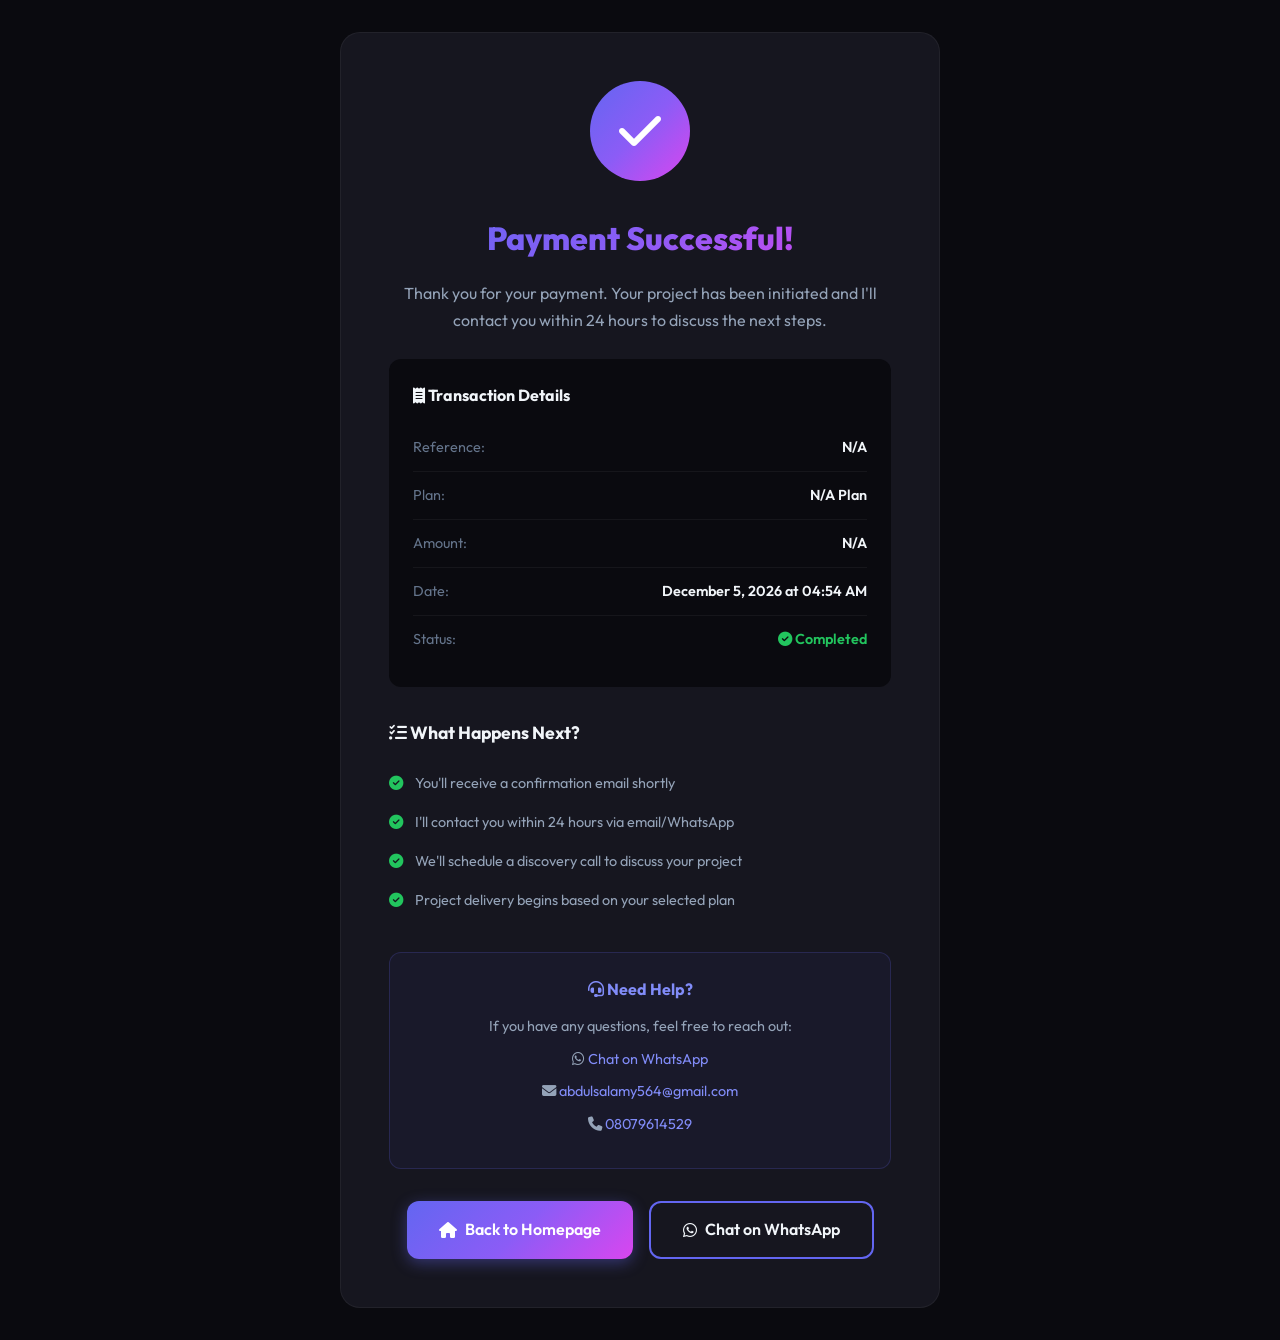
<file: payment-success.html>
<!DOCTYPE html>
<html lang="en">
<head>
    <meta charset="UTF-8">
    <meta name="viewport" content="width=device-width, initial-scale=1.0">
    <title>Payment Successful | Yusuf Abdulsalam</title>
    <link rel="stylesheet" href="styles.css">
    <link rel="preconnect" href="https://fonts.googleapis.com">
    <link href="https://fonts.googleapis.com/css2?family=Outfit:wght@300;400;500;600;700;800;900&display=swap" rel="stylesheet">
    <link rel="stylesheet" href="https://cdnjs.cloudflare.com/ajax/libs/font-awesome/6.5.1/css/all.min.css">
    <style>
        .success-page {
            min-height: 100vh;
            display: flex;
            align-items: center;
            justify-content: center;
            padding: 2rem;
            background: var(--bg-primary);
            text-align: center;
        }

        .success-container {
            max-width: 600px;
            background: var(--bg-card);
            border-radius: var(--radius-lg);
            padding: 3rem;
            border: 1px solid rgba(255, 255, 255, 0.05);
        }

        .success-icon {
            width: 100px;
            height: 100px;
            background: var(--gradient-1);
            border-radius: 50%;
            display: flex;
            align-items: center;
            justify-content: center;
            margin: 0 auto 2rem;
            font-size: 3rem;
            color: white;
            animation: scaleIn 0.5s ease;
        }

        @keyframes scaleIn {
            from { transform: scale(0); }
            to { transform: scale(1); }
        }

        .success-container h1 {
            font-size: 2rem;
            font-weight: 800;
            margin-bottom: 1rem;
            background: var(--gradient-1);
            -webkit-background-clip: text;
            -webkit-text-fill-color: transparent;
            background-clip: text;
        }

        .success-container p {
            color: var(--text-secondary);
            margin-bottom: 1.5rem;
            line-height: 1.7;
        }

        .transaction-details {
            background: var(--bg-primary);
            border-radius: var(--radius-md);
            padding: 1.5rem;
            margin: 1.5rem 0;
            text-align: left;
        }

        .transaction-details h3 {
            font-size: 1rem;
            margin-bottom: 1rem;
            color: var(--text-primary);
        }

        .detail-row {
            display: flex;
            justify-content: space-between;
            padding: 0.75rem 0;
            border-bottom: 1px solid rgba(255, 255, 255, 0.05);
            font-size: 0.9rem;
        }

        .detail-row:last-child { border-bottom: none; }
        .detail-row span:first-child { color: var(--text-muted); }
        .detail-row span:last-child { color: var(--text-primary); font-weight: 600; }

        .next-steps {
            margin: 2rem 0;
            text-align: left;
        }

        .next-steps h3 {
            font-size: 1.1rem;
            margin-bottom: 1rem;
            color: var(--text-primary);
        }

        .next-steps ul {
            list-style: none;
        }

        .next-steps li {
            display: flex;
            align-items: center;
            gap: 0.75rem;
            color: var(--text-secondary);
            font-size: 0.9rem;
            padding: 0.5rem 0;
        }

        .next-steps li i {
            color: var(--success);
            font-size: 0.9rem;
        }

        .success-buttons {
            display: flex;
            gap: 1rem;
            justify-content: center;
            margin-top: 2rem;
            flex-wrap: wrap;
        }

        .success-buttons a {
            display: inline-flex;
            align-items: center;
            gap: 0.5rem;
            padding: 0.875rem 2rem;
            font-family: var(--font-primary);
            font-size: 1rem;
            font-weight: 600;
            text-decoration: none;
            border-radius: var(--radius-md);
            transition: all var(--transition-normal);
        }

        .btn-primary {
            background: var(--gradient-1);
            color: white;
            box-shadow: 0 4px 15px rgba(99, 102, 241, 0.4);
        }

        .btn-primary:hover {
            transform: translateY(-3px);
            box-shadow: 0 8px 25px rgba(99, 102, 241, 0.5);
        }

        .btn-outline {
            background: transparent;
            color: var(--text-primary);
            border: 2px solid var(--primary);
        }

        .btn-outline:hover {
            background: var(--primary);
            color: white;
        }

        .contact-info-box {
            margin-top: 2rem;
            padding: 1.5rem;
            background: rgba(99, 102, 241, 0.05);
            border: 1px solid rgba(99, 102, 241, 0.2);
            border-radius: var(--radius-md);
        }

        .contact-info-box h4 {
            font-size: 1rem;
            margin-bottom: 0.75rem;
            color: var(--primary-light);
        }

        .contact-info-box p {
            font-size: 0.9rem;
            margin-bottom: 0.5rem;
        }

        .contact-info-box a {
            color: var(--primary-light);
            text-decoration: none;
        }

        .contact-info-box a:hover {
            text-decoration: underline;
        }
    </style>
<base target="_blank">
</head>
<body>
    <div class="success-page">
        <div class="success-container">
            <div class="success-icon">
                <i class="fas fa-check"></i>
            </div>

            <h1>Payment Successful!</h1>
            <p>Thank you for your payment. Your project has been initiated and I'll contact you within 24 hours to discuss the next steps.</p>

            <div class="transaction-details">
                <h3><i class="fas fa-receipt"></i> Transaction Details</h3>
                <div class="detail-row">
                    <span>Reference:</span>
                    <span id="refNumber">-</span>
                </div>
                <div class="detail-row">
                    <span>Plan:</span>
                    <span id="planName">-</span>
                </div>
                <div class="detail-row">
                    <span>Amount:</span>
                    <span id="amountPaid">-</span>
                </div>
                <div class="detail-row">
                    <span>Date:</span>
                    <span id="paymentDate">-</span>
                </div>
                <div class="detail-row">
                    <span>Status:</span>
                    <span style="color: var(--success);"><i class="fas fa-check-circle"></i> Completed</span>
                </div>
            </div>

            <div class="next-steps">
                <h3><i class="fas fa-tasks"></i> What Happens Next?</h3>
                <ul>
                    <li><i class="fas fa-check-circle"></i> You'll receive a confirmation email shortly</li>
                    <li><i class="fas fa-check-circle"></i> I'll contact you within 24 hours via email/WhatsApp</li>
                    <li><i class="fas fa-check-circle"></i> We'll schedule a discovery call to discuss your project</li>
                    <li><i class="fas fa-check-circle"></i> Project delivery begins based on your selected plan</li>
                </ul>
            </div>

            <div class="contact-info-box">
                <h4><i class="fas fa-headset"></i> Need Help?</h4>
                <p>If you have any questions, feel free to reach out:</p>
                <p><i class="fab fa-whatsapp"></i> <a href="https://wa.me/2348079614529">Chat on WhatsApp</a></p>
                <p><i class="fas fa-envelope"></i> <a href="mailto:abdulsalamy564@gmail.com">abdulsalamy564@gmail.com</a></p>
                <p><i class="fas fa-phone"></i> <a href="tel:+2348079614529">08079614529</a></p>
            </div>

            <div class="success-buttons">
                <a href="index.html" class="btn-primary">
                    <i class="fas fa-home"></i> Back to Homepage
                </a>
                <a href="https://wa.me/2348079614529" target="_blank" class="btn-outline">
                    <i class="fab fa-whatsapp"></i> Chat on WhatsApp
                </a>
            </div>
        </div>
    </div>

    <script>
        // Get URL parameters
        const urlParams = new URLSearchParams(window.location.search);
        const ref = urlParams.get('ref') || '';
        const plan = urlParams.get('plan') || 'N/A';
        const method = urlParams.get('method') || 'bank';

        // Check if this is a bank transfer - redirect to verification page
        if (method === 'bank' && ref.startsWith('YA_')) {
            // Redirect to verification page for pending status
            window.location.href = 'verify.html?ref=' + ref;
        }

        // Plan prices
        const planPrices = {
            starter: '₦250,000',
            professional: '₦300,000',
            enterprise: '₦450,000'
        };

        // Populate details
        document.getElementById('refNumber').textContent = ref || 'N/A';
        document.getElementById('planName').textContent = plan.charAt(0).toUpperCase() + plan.slice(1) + ' Plan';
        document.getElementById('amountPaid').textContent = planPrices[plan] || 'N/A';
        document.getElementById('paymentDate').textContent = new Date().toLocaleDateString('en-US', {
            year: 'numeric',
            month: 'long',
            day: 'numeric',
            hour: '2-digit',
            minute: '2-digit'
        });
    </script>
</body>
</html>
</file>
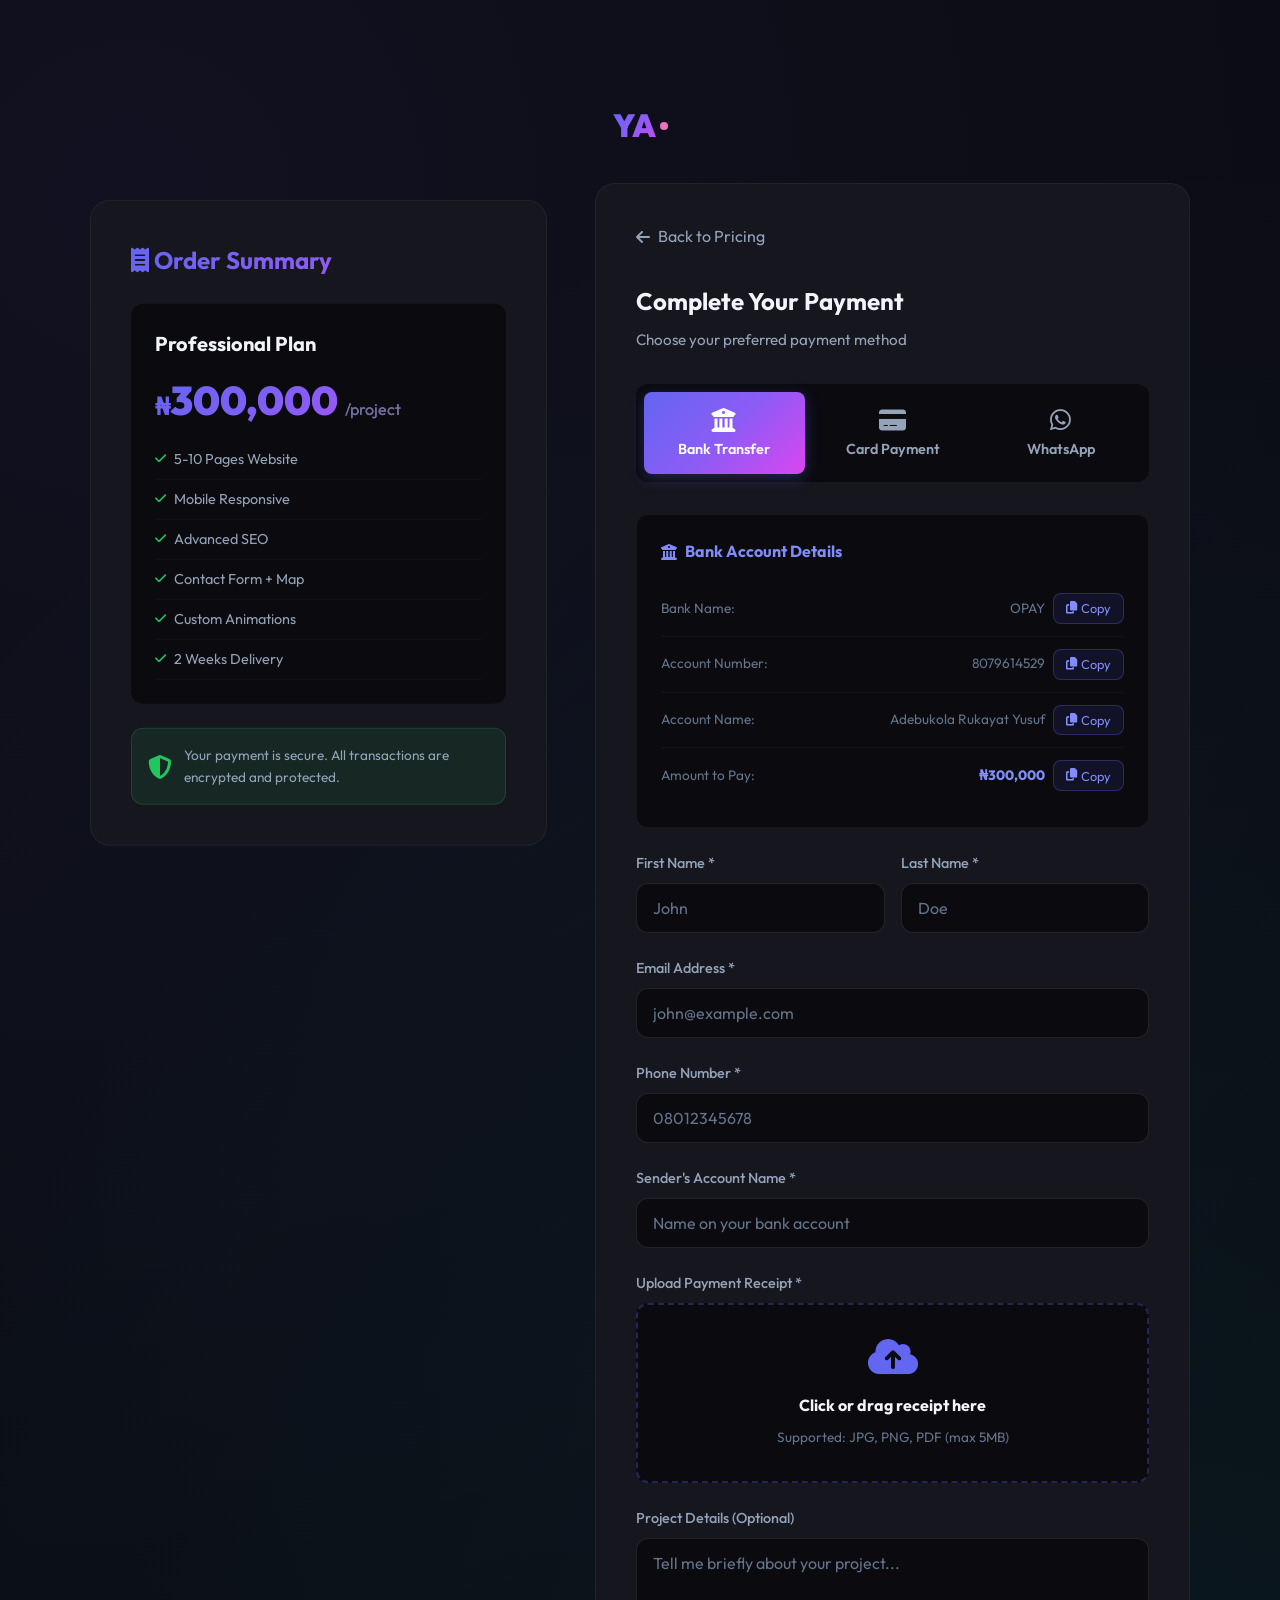
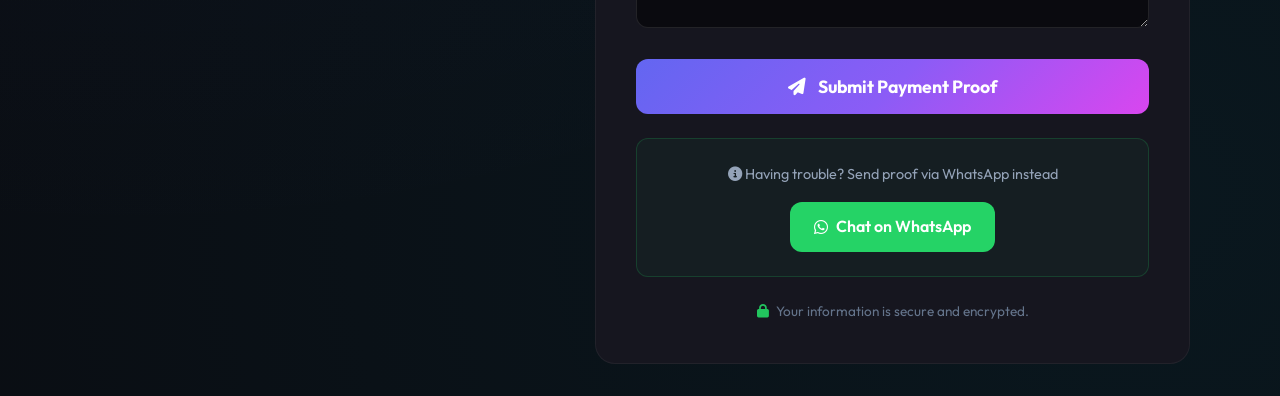
<file: payment.html>
<!DOCTYPE html>
<html lang="en">
<head>
    <meta charset="UTF-8">
    <meta name="viewport" content="width=device-width, initial-scale=1.0">
    <meta name="description" content="Secure Payment - Yusuf Abdulsalam Web Development Services Nigeria">
    <title>Secure Payment | Yusuf Abdulsalam</title>
    <link rel="stylesheet" href="styles.css">
    <link rel="preconnect" href="https://fonts.googleapis.com">
    <link href="https://fonts.googleapis.com/css2?family=Outfit:wght@300;400;500;600;700;800;900&family=Space+Grotesk:wght@300;400;500;600;700&display=swap" rel="stylesheet">
    <link rel="stylesheet" href="https://cdnjs.cloudflare.com/ajax/libs/font-awesome/6.5.1/css/all.min.css">
    <style>
        .payment-page {
            min-height: 100vh;
            display: flex;
            align-items: center;
            justify-content: center;
            padding: 100px 2rem 2rem;
            background: var(--bg-primary);
            position: relative;
            overflow: hidden;
        }

        .payment-page::before {
            content: '';
            position: absolute;
            top: -50%; left: -50%;
            width: 200%; height: 200%;
            background: radial-gradient(circle at 30% 30%, rgba(99, 102, 241, 0.08) 0%, transparent 50%),
                        radial-gradient(circle at 70% 70%, rgba(6, 182, 212, 0.08) 0%, transparent 50%);
            animation: rotate 30s linear infinite;
        }

        .payment-container {
            position: relative;
            z-index: 1;
            max-width: 1100px;
            width: 100%;
            display: grid;
            grid-template-columns: 1fr 1.3fr;
            gap: 3rem;
            align-items: start;
        }

        .payment-summary {
            background: var(--bg-card);
            border-radius: var(--radius-lg);
            padding: 2.5rem;
            border: 1px solid rgba(255, 255, 255, 0.05);
            position: sticky;
            top: 100px;
        }

        .payment-summary h2 {
            font-size: 1.5rem;
            margin-bottom: 1.5rem;
            background: var(--gradient-1);
            -webkit-background-clip: text;
            -webkit-text-fill-color: transparent;
            background-clip: text;
        }

        .plan-details {
            background: var(--bg-primary);
            border-radius: var(--radius-md);
            padding: 1.5rem;
            margin-bottom: 1.5rem;
        }

        .plan-name {
            font-size: 1.25rem;
            font-weight: 700;
            margin-bottom: 0.5rem;
        }

        .plan-price {
            font-size: 2.5rem;
            font-weight: 900;
            background: var(--gradient-1);
            -webkit-background-clip: text;
            -webkit-text-fill-color: transparent;
            background-clip: text;
            margin-bottom: 0.5rem;
        }

        .plan-price .currency { font-size: 1.5rem; }
        .plan-price .period {
            font-size: 1rem;
            color: var(--text-muted);
            -webkit-text-fill-color: var(--text-muted);
            font-weight: 400;
        }

        .plan-features-summary {
            list-style: none;
        }

        .plan-features-summary li {
            display: flex;
            align-items: center;
            gap: 0.5rem;
            color: var(--text-secondary);
            font-size: 0.9rem;
            padding: 0.5rem 0;
            border-bottom: 1px solid rgba(255, 255, 255, 0.03);
        }

        .plan-features-summary li i { color: var(--success); font-size: 0.8rem; }

        .security-badge {
            display: flex;
            align-items: center;
            gap: 0.75rem;
            padding: 1rem;
            background: rgba(34, 197, 94, 0.1);
            border: 1px solid rgba(34, 197, 94, 0.2);
            border-radius: var(--radius-md);
            margin-top: 1.5rem;
        }

        .security-badge i { color: var(--success); font-size: 1.5rem; }
        .security-badge span { color: var(--text-secondary); font-size: 0.85rem; }

        .payment-form-wrapper {
            background: var(--bg-card);
            border-radius: var(--radius-lg);
            padding: 2.5rem;
            border: 1px solid rgba(255, 255, 255, 0.05);
        }

        .payment-form-wrapper h2 {
            font-size: 1.5rem;
            margin-bottom: 0.5rem;
        }

        .payment-form-wrapper > p {
            color: var(--text-secondary);
            margin-bottom: 2rem;
            font-size: 0.95rem;
        }

        /* Payment Method Tabs */
        .payment-tabs {
            display: flex;
            gap: 0.5rem;
            margin-bottom: 2rem;
            background: var(--bg-primary);
            padding: 0.5rem;
            border-radius: var(--radius-md);
        }

        .payment-tab {
            flex: 1;
            padding: 1rem;
            background: transparent;
            border: none;
            border-radius: var(--radius-sm);
            color: var(--text-secondary);
            font-family: var(--font-primary);
            font-size: 0.9rem;
            font-weight: 600;
            cursor: pointer;
            transition: all var(--transition-normal);
            display: flex;
            flex-direction: column;
            align-items: center;
            gap: 0.5rem;
        }

        .payment-tab i { font-size: 1.5rem; }
        .payment-tab:hover { color: var(--text-primary); }
        .payment-tab.active {
            background: var(--gradient-1);
            color: white;
            box-shadow: 0 4px 15px rgba(99, 102, 241, 0.3);
        }

        .payment-content { display: none; }
        .payment-content.active { display: block; }

        /* Bank Transfer Section */
        .bank-details {
            background: var(--bg-primary);
            border-radius: var(--radius-md);
            padding: 1.5rem;
            margin-bottom: 1.5rem;
            border: 1px solid rgba(255, 255, 255, 0.05);
        }

        .bank-details h4 {
            font-size: 1rem;
            margin-bottom: 1rem;
            color: var(--primary-light);
            display: flex;
            align-items: center;
            gap: 0.5rem;
        }

        .bank-detail-row {
            display: flex;
            justify-content: space-between;
            align-items: center;
            padding: 0.75rem 0;
            border-bottom: 1px solid rgba(255, 255, 255, 0.03);
        }

        .bank-detail-row:last-child { border-bottom: none; }
        .bank-detail-row span:first-child { color: var(--text-muted); font-size: 0.85rem; }
        .bank-detail-row span:last-child { color: var(--text-primary); font-weight: 600; font-size: 0.95rem; }

        .copy-btn {
            padding: 0.4rem 0.75rem;
            background: rgba(99, 102, 241, 0.1);
            border: 1px solid rgba(99, 102, 241, 0.3);
            border-radius: var(--radius-sm);
            color: var(--primary-light);
            font-family: var(--font-primary);
            font-size: 0.8rem;
            cursor: pointer;
            transition: all var(--transition-fast);
            display: flex;
            align-items: center;
            gap: 0.25rem;
        }

        .copy-btn:hover {
            background: var(--primary);
            color: white;
        }

        .copy-btn.copied {
            background: var(--success);
            border-color: var(--success);
            color: white;
        }

        /* File Upload */
        .file-upload {
            border: 2px dashed rgba(99, 102, 241, 0.3);
            border-radius: var(--radius-md);
            padding: 2rem;
            text-align: center;
            cursor: pointer;
            transition: all var(--transition-normal);
            background: var(--bg-primary);
            position: relative;
        }

        .file-upload:hover {
            border-color: var(--primary);
            background: rgba(99, 102, 241, 0.05);
        }

        .file-upload.dragover {
            border-color: var(--primary);
            background: rgba(99, 102, 241, 0.1);
        }

        .file-upload input[type="file"] {
            position: absolute;
            inset: 0;
            opacity: 0;
            cursor: pointer;
            width: 100%;
            height: 100%;
        }

        .file-upload i { font-size: 2.5rem; color: var(--primary); margin-bottom: 1rem; }
        .file-upload h4 { color: var(--text-primary); margin-bottom: 0.5rem; }
        .file-upload p { color: var(--text-muted); font-size: 0.85rem; }

        .file-preview {
            display: none;
            align-items: center;
            gap: 1rem;
            margin-top: 1rem;
            padding: 1rem;
            background: rgba(34, 197, 94, 0.1);
            border: 1px solid rgba(34, 197, 94, 0.2);
            border-radius: var(--radius-sm);
        }

        .file-preview.show { display: flex; }
        .file-preview i { color: var(--success); font-size: 1.5rem; }
        .file-preview .file-info { flex: 1; text-align: left; }
        .file-preview .file-name { color: var(--text-primary); font-weight: 600; font-size: 0.9rem; }
        .file-preview .file-size { color: var(--text-muted); font-size: 0.8rem; }
        .file-preview .remove-file {
            background: none;
            border: none;
            color: var(--danger);
            cursor: pointer;
            font-size: 1.2rem;
            padding: 0.25rem;
        }

        /* Form Styles */
        .payment-form .form-group { margin-bottom: 1.5rem; }

        .payment-form label {
            display: block;
            margin-bottom: 0.5rem;
            color: var(--text-secondary);
            font-weight: 500;
            font-size: 0.9rem;
        }

        .payment-form input,
        .payment-form select,
        .payment-form textarea {
            width: 100%;
            padding: 0.875rem 1rem;
            background: var(--bg-primary);
            border: 1px solid rgba(255, 255, 255, 0.1);
            border-radius: var(--radius-md);
            color: var(--text-primary);
            font-family: var(--font-primary);
            font-size: 1rem;
            transition: all var(--transition-fast);
        }

        .payment-form input:focus,
        .payment-form select:focus,
        .payment-form textarea:focus {
            outline: none;
            border-color: var(--primary);
            box-shadow: 0 0 0 3px rgba(99, 102, 241, 0.1);
        }

        .payment-form input::placeholder,
        .payment-form textarea::placeholder { color: var(--text-muted); }

        .form-row {
            display: grid;
            grid-template-columns: 1fr 1fr;
            gap: 1rem;
        }

        .pay-btn {
            width: 100%;
            padding: 1rem;
            background: var(--gradient-1);
            color: white;
            border: none;
            border-radius: var(--radius-md);
            font-family: var(--font-primary);
            font-size: 1.1rem;
            font-weight: 700;
            cursor: pointer;
            transition: all var(--transition-normal);
            display: flex;
            align-items: center;
            justify-content: center;
            gap: 0.75rem;
            margin-top: 1rem;
        }

        .pay-btn:hover {
            transform: translateY(-3px);
            box-shadow: 0 8px 25px rgba(99, 102, 241, 0.5);
        }

        .pay-btn:disabled {
            opacity: 0.6;
            cursor: not-allowed;
            transform: none;
        }

        .payment-footer {
            text-align: center;
            margin-top: 1.5rem;
            color: var(--text-muted);
            font-size: 0.85rem;
        }

        .payment-footer i { color: var(--success); margin-right: 0.25rem; }

        .back-link {
            display: inline-flex;
            align-items: center;
            gap: 0.5rem;
            color: var(--text-secondary);
            text-decoration: none;
            margin-bottom: 2rem;
            transition: color var(--transition-fast);
        }

        .back-link:hover { color: var(--primary-light); }

        .payment-logo {
            text-align: center;
            margin-bottom: 2rem;
        }

        .payment-logo a {
            display: inline-flex;
            align-items: center;
            gap: 0.25rem;
            text-decoration: none;
        }

        .payment-logo .logo-text {
            font-size: 2rem;
            font-weight: 900;
            background: var(--gradient-1);
            -webkit-background-clip: text;
            -webkit-text-fill-color: transparent;
            background-clip: text;
        }

        .payment-logo .logo-dot {
            width: 8px; height: 8px;
            background: var(--accent);
            border-radius: 50%;
        }

        .payment-message {
            padding: 1rem;
            border-radius: var(--radius-md);
            margin-bottom: 1.5rem;
            display: none;
            align-items: center;
            gap: 0.75rem;
        }

        .payment-message.show { display: flex; }
        .payment-message.success {
            background: rgba(34, 197, 94, 0.1);
            border: 1px solid rgba(34, 197, 94, 0.3);
            color: var(--success);
        }
        .payment-message.error {
            background: rgba(239, 68, 68, 0.1);
            border: 1px solid rgba(239, 68, 68, 0.3);
            color: var(--danger);
        }

        .whatsapp-fallback {
            text-align: center;
            padding: 1.5rem;
            background: rgba(34, 197, 94, 0.05);
            border: 1px solid rgba(34, 197, 94, 0.2);
            border-radius: var(--radius-md);
            margin-top: 1.5rem;
        }

        .whatsapp-fallback p {
            color: var(--text-secondary);
            font-size: 0.9rem;
            margin-bottom: 1rem;
        }

        .whatsapp-fallback a {
            display: inline-flex;
            align-items: center;
            gap: 0.5rem;
            padding: 0.75rem 1.5rem;
            background: #25d366;
            color: white;
            text-decoration: none;
            border-radius: var(--radius-md);
            font-weight: 600;
            transition: all var(--transition-normal);
        }

        .whatsapp-fallback a:hover {
            transform: translateY(-2px);
            box-shadow: 0 4px 15px rgba(37, 211, 102, 0.4);
        }

        @media (max-width: 968px) {
            .payment-container {
                grid-template-columns: 1fr;
            }
            .payment-summary {
                position: relative;
                top: 0;
                order: -1;
            }
        }

        @media (max-width: 600px) {
            .form-row { grid-template-columns: 1fr; }
            .payment-tabs { flex-direction: column; }
        }
    </style>
<base target="_blank">
</head>
<body>
    <div class="payment-page">
        <div class="container">
            <div class="payment-logo">
                <a href="index.html">
                    <span class="logo-text">YA</span>
                    <span class="logo-dot"></span>
                </a>
            </div>

            <div class="payment-container">
                <!-- Order Summary -->
                <div class="payment-summary">
                    <h2><i class="fas fa-receipt"></i> Order Summary</h2>
                    <div class="plan-details">
                        <div class="plan-name" id="planName">Professional Plan</div>
                        <div class="plan-price" id="planPrice">
                            <span class="currency">₦</span><span id="priceAmount">300,000</span>
                            <span class="period">/project</span>
                        </div>
                        <ul class="plan-features-summary" id="planFeatures"></ul>
                    </div>

                    <div class="security-badge">
                        <i class="fas fa-shield-alt"></i>
                        <span>Your payment is secure. All transactions are encrypted and protected.</span>
                    </div>
                </div>

                <!-- Payment Form -->
                <div class="payment-form-wrapper">
                    <a href="index.html#pricing" class="back-link">
                        <i class="fas fa-arrow-left"></i> Back to Pricing
                    </a>

                    <h2>Complete Your Payment</h2>
                    <p>Choose your preferred payment method</p>

                    <div class="payment-message" id="paymentMessage">
                        <i class="fas fa-info-circle"></i>
                        <span id="messageText"></span>
                    </div>

                    <!-- Payment Method Tabs -->
                    <div class="payment-tabs">
                        <button class="payment-tab active" data-tab="bank">
                            <i class="fas fa-university"></i>
                            <span>Bank Transfer</span>
                        </button>
                        <button class="payment-tab" data-tab="card">
                            <i class="fas fa-credit-card"></i>
                            <span>Card Payment</span>
                        </button>
                        <button class="payment-tab" data-tab="whatsapp">
                            <i class="fab fa-whatsapp"></i>
                            <span>WhatsApp</span>
                        </button>
                    </div>

                    <!-- Bank Transfer Content -->
                    <div class="payment-content active" id="bankContent">
                        <div class="bank-details">
                            <h4><i class="fas fa-university"></i> Bank Account Details</h4>
                            <div class="bank-detail-row">
                                <span>Bank Name:</span>
                                <div style="display:flex;align-items:center;gap:0.5rem;">
                                    <span id="bankName">OPAY</span>
                                    <button class="copy-btn" onclick="copyToClipboard('bankName', this)">
                                        <i class="fas fa-copy"></i> Copy
                                    </button>
                                </div>
                            </div>
                            <div class="bank-detail-row">
                                <span>Account Number:</span>
                                <div style="display:flex;align-items:center;gap:0.5rem;">
                                    <span id="accountNumber">8079614529</span>
                                    <button class="copy-btn" onclick="copyToClipboard('accountNumber', this)">
                                        <i class="fas fa-copy"></i> Copy
                                    </button>
                                </div>
                            </div>
                            <div class="bank-detail-row">
                                <span>Account Name:</span>
                                <div style="display:flex;align-items:center;gap:0.5rem;">
                                    <span id="accountName">Adebukola Rukayat Yusuf</span>
                                    <button class="copy-btn" onclick="copyToClipboard('accountName', this)">
                                        <i class="fas fa-copy"></i> Copy
                                    </button>
                                </div>
                            </div>
                            <div class="bank-detail-row">
                                <span>Amount to Pay:</span>
                                <div style="display:flex;align-items:center;gap:0.5rem;">
                                    <span id="amountToPay" style="color:var(--primary-light);font-weight:800;">₦300,000</span>
                                    <button class="copy-btn" onclick="copyToClipboard('amountToPay', this)">
                                        <i class="fas fa-copy"></i> Copy
                                    </button>
                                </div>
                            </div>
                        </div>

                        <form class="payment-form" id="bankTransferForm">
                            <div class="form-row">
                                <div class="form-group">
                                    <label for="bankFirstName">First Name *</label>
                                    <input type="text" id="bankFirstName" placeholder="John" required>
                                </div>
                                <div class="form-group">
                                    <label for="bankLastName">Last Name *</label>
                                    <input type="text" id="bankLastName" placeholder="Doe" required>
                                </div>
                            </div>

                            <div class="form-group">
                                <label for="bankEmail">Email Address *</label>
                                <input type="email" id="bankEmail" placeholder="john@example.com" required>
                            </div>

                            <div class="form-group">
                                <label for="bankPhone">Phone Number *</label>
                                <input type="tel" id="bankPhone" placeholder="08012345678" required>
                            </div>

                            <div class="form-group">
                                <label for="bankSenderName">Sender's Account Name *</label>
                                <input type="text" id="bankSenderName" placeholder="Name on your bank account" required>
                            </div>

                            <div class="form-group">
                                <label for="receiptUpload">Upload Payment Receipt *</label>
                                <div class="file-upload" id="fileUploadArea">
                                    <input type="file" id="receiptUpload" accept="image/*,.pdf" required>
                                    <i class="fas fa-cloud-upload-alt"></i>
                                    <h4>Click or drag receipt here</h4>
                                    <p>Supported: JPG, PNG, PDF (max 5MB)</p>
                                </div>
                                <div class="file-preview" id="filePreview">
                                    <i class="fas fa-file-image"></i>
                                    <div class="file-info">
                                        <div class="file-name" id="fileName">receipt.jpg</div>
                                        <div class="file-size" id="fileSize">2.4 MB</div>
                                    </div>
                                    <button type="button" class="remove-file" id="removeFile">
                                        <i class="fas fa-times"></i>
                                    </button>
                                </div>
                            </div>

                            <div class="form-group">
                                <label for="bankProjectDetails">Project Details (Optional)</label>
                                <textarea id="bankProjectDetails" rows="3" placeholder="Tell me briefly about your project..."></textarea>
                            </div>

                            <button type="submit" class="pay-btn" id="bankSubmitBtn">
                                <i class="fas fa-paper-plane"></i>
                                <span>Submit Payment Proof</span>
                            </button>
                        </form>

                        <div class="whatsapp-fallback">
                            <p><i class="fas fa-info-circle"></i> Having trouble? Send proof via WhatsApp instead</p>
                            <a href="https://wa.me/2348079614529" target="_blank">
                                <i class="fab fa-whatsapp"></i> Chat on WhatsApp
                            </a>
                        </div>
                    </div>

                    <!-- Card Payment Content -->
                    <div class="payment-content" id="cardContent">
                        <div class="whatsapp-fallback" style="margin-bottom:1.5rem;">
                            <p><i class="fas fa-info-circle"></i> Card payment coming soon! For now, please use Bank Transfer or WhatsApp.</p>
                        </div>

                        <form class="payment-form" id="cardForm">
                            <div class="form-row">
                                <div class="form-group">
                                    <label for="cardFirstName">First Name *</label>
                                    <input type="text" id="cardFirstName" placeholder="John" required>
                                </div>
                                <div class="form-group">
                                    <label for="cardLastName">Last Name *</label>
                                    <input type="text" id="cardLastName" placeholder="Doe" required>
                                </div>
                            </div>

                            <div class="form-group">
                                <label for="cardEmail">Email Address *</label>
                                <input type="email" id="cardEmail" placeholder="john@example.com" required>
                            </div>

                            <div class="form-group">
                                <label for="cardPhone">Phone Number *</label>
                                <input type="tel" id="cardPhone" placeholder="08012345678" required>
                            </div>

                            <div class="form-group">
                                <label for="cardProjectType">Project Type *</label>
                                <select id="cardProjectType" required>
                                    <option value="">Select project type...</option>
                                    <option value="website">Business Website</option>
                                    <option value="ecommerce">E-Commerce Store</option>
                                    <option value="webapp">Web Application</option>
                                    <option value="portfolio">Portfolio Website</option>
                                    <option value="dashboard">Admin Dashboard</option>
                                    <option value="other">Other</option>
                                </select>
                            </div>

                            <button type="submit" class="pay-btn" id="cardSubmitBtn">
                                <i class="fab fa-whatsapp"></i>
                                <span>Continue on WhatsApp</span>
                            </button>
                        </form>
                    </div>

                    <!-- WhatsApp Content -->
                    <div class="payment-content" id="whatsappContent">
                        <div class="whatsapp-fallback" style="background:rgba(37,211,102,0.1);border-color:rgba(37,211,102,0.3);">
                            <p style="color:var(--text-primary);font-size:1rem;margin-bottom:1.5rem;">
                                <i class="fab fa-whatsapp" style="color:#25d366;font-size:1.5rem;"></i><br><br>
                                Prefer to discuss first? Chat with me directly on WhatsApp and I'll guide you through the payment process.
                            </p>
                            <a href="#" id="whatsappLink" target="_blank">
                                <i class="fab fa-whatsapp"></i> Start WhatsApp Chat
                            </a>
                        </div>
                    </div>

                    <div class="payment-footer">
                        <i class="fas fa-lock"></i> Your information is secure and encrypted.
                    </div>
                </div>
            </div>
        </div>
    </div>

    <script>
        // Plan configurations - ALL IN NAIRA
        const plans = {
            starter: {
                name: 'Starter Plan',
                price: '₦250,000',
                priceNumber: 250000,
                features: [
                    '1-3 Pages Website',
                    'Mobile Responsive',
                    'Basic SEO Setup',
                    'Contact Form',
                    '1 Week Delivery'
                ]
            },
            professional: {
                name: 'Professional Plan',
                price: '₦300,000',
                priceNumber: 300000,
                features: [
                    '5-10 Pages Website',
                    'Mobile Responsive',
                    'Advanced SEO',
                    'Contact Form + Map',
                    'Custom Animations',
                    '2 Weeks Delivery'
                ]
            },
            enterprise: {
                name: 'Enterprise Plan',
                price: '₦450,000',
                priceNumber: 450000,
                features: [
                    'Unlimited Pages',
                    'Mobile Responsive',
                    'Premium SEO',
                    'Full-Stack Application',
                    'Custom Animations',
                    'Admin Dashboard',
                    '1 Month Support'
                ]
            }
        };

        // Get plan from URL parameter
        const urlParams = new URLSearchParams(window.location.search);
        const planId = urlParams.get('plan') || 'professional';
        const plan = plans[planId] || plans.professional;

        // Populate plan details
        document.getElementById('planName').textContent = plan.name;
        document.getElementById('priceAmount').textContent = plan.price.replace('₦', '');
        document.getElementById('amountToPay').textContent = plan.price;

        const featuresList = document.getElementById('planFeatures');
        plan.features.forEach(feature => {
            const li = document.createElement('li');
            li.innerHTML = `<i class="fas fa-check"></i> ${feature}`;
            featuresList.appendChild(li);
        });

        // Update WhatsApp link with plan info
        const whatsappMessage = `Hi Yusuf, I'm interested in the ${plan.name} (${plan.price}). I'd like to make a payment and discuss my project.`;
        document.getElementById('whatsappLink').href = `https://wa.me/2348079614529?text=${encodeURIComponent(whatsappMessage)}`;

        // Tab switching
        const tabs = document.querySelectorAll('.payment-tab');
        const contents = document.querySelectorAll('.payment-content');

        tabs.forEach(tab => {
            tab.addEventListener('click', () => {
                const target = tab.getAttribute('data-tab');

                tabs.forEach(t => t.classList.remove('active'));
                tab.classList.add('active');

                contents.forEach(c => c.classList.remove('active'));
                document.getElementById(target + 'Content').classList.add('active');
            });
        });

        // Copy to clipboard function
        function copyToClipboard(elementId, btn) {
            const text = document.getElementById(elementId).textContent;
            navigator.clipboard.writeText(text).then(() => {
                const originalHTML = btn.innerHTML;
                btn.innerHTML = '<i class="fas fa-check"></i> Copied!';
                btn.classList.add('copied');
                setTimeout(() => {
                    btn.innerHTML = originalHTML;
                    btn.classList.remove('copied');
                }, 2000);
            }).catch(() => {
                // Fallback for older browsers
                const textArea = document.createElement('textarea');
                textArea.value = text;
                document.body.appendChild(textArea);
                textArea.select();
                document.execCommand('copy');
                document.body.removeChild(textArea);

                const originalHTML = btn.innerHTML;
                btn.innerHTML = '<i class="fas fa-check"></i> Copied!';
                btn.classList.add('copied');
                setTimeout(() => {
                    btn.innerHTML = originalHTML;
                    btn.classList.remove('copied');
                }, 2000);
            });
        }

        // File upload handling
        const fileInput = document.getElementById('receiptUpload');
        const filePreview = document.getElementById('filePreview');
        const fileUploadArea = document.getElementById('fileUploadArea');
        const removeFileBtn = document.getElementById('removeFile');

        fileInput.addEventListener('change', function(e) {
            const file = e.target.files[0];
            if (file) {
                if (file.size > 5 * 1024 * 1024) {
                    showMessage('File size must be less than 5MB', 'error');
                    this.value = '';
                    return;
                }
                document.getElementById('fileName').textContent = file.name;
                document.getElementById('fileSize').textContent = formatFileSize(file.size);
                filePreview.classList.add('show');
                fileUploadArea.style.display = 'none';
            }
        });

        removeFileBtn.addEventListener('click', function() {
            fileInput.value = '';
            filePreview.classList.remove('show');
            fileUploadArea.style.display = 'block';
        });

        // Drag and drop
        fileUploadArea.addEventListener('dragover', (e) => {
            e.preventDefault();
            fileUploadArea.classList.add('dragover');
        });

        fileUploadArea.addEventListener('dragleave', () => {
            fileUploadArea.classList.remove('dragover');
        });

        fileUploadArea.addEventListener('drop', (e) => {
            e.preventDefault();
            fileUploadArea.classList.remove('dragover');
            const files = e.dataTransfer.files;
            if (files.length > 0) {
                fileInput.files = files;
                fileInput.dispatchEvent(new Event('change'));
            }
        });

        function formatFileSize(bytes) {
            if (bytes === 0) return '0 Bytes';
            const k = 1024;
            const sizes = ['Bytes', 'KB', 'MB'];
            const i = Math.floor(Math.log(bytes) / Math.log(k));
            return parseFloat((bytes / Math.pow(k, i)).toFixed(2)) + ' ' + sizes[i];
        }

        // Show message function
        function showMessage(message, type) {
            const msgEl = document.getElementById('paymentMessage');
            const textEl = document.getElementById('messageText');
            msgEl.className = `payment-message ${type} show`;
            textEl.textContent = message;
            setTimeout(() => {
                msgEl.classList.remove('show');
            }, 5000);
        }

        // Bank Transfer Form Submission
        document.getElementById('bankTransferForm').addEventListener('submit', function(e) {
            e.preventDefault();

            const firstName = document.getElementById('bankFirstName').value;
            const lastName = document.getElementById('bankLastName').value;
            const email = document.getElementById('bankEmail').value;
            const phone = document.getElementById('bankPhone').value;
            const senderName = document.getElementById('bankSenderName').value;
            const projectDetails = document.getElementById('bankProjectDetails').value;
            const file = document.getElementById('receiptUpload').files[0];

            if (!file) {
                showMessage('Please upload your payment receipt.', 'error');
                return;
            }

            const btn = document.getElementById('bankSubmitBtn');
            btn.disabled = true;
            btn.innerHTML = '<i class="fas fa-spinner fa-spin"></i> Processing...';

            // Generate unique reference
            const reference = 'YA_' + Date.now() + '_' + Math.floor(Math.random() * 10000);

            // Read file as base64
            const reader = new FileReader();
            reader.onload = function(e) {
                const receiptData = e.target.result;

                // Store payment info in localStorage
                const paymentInfo = {
                    reference: reference,
                    plan: plan.name,
                    amount: plan.price,
                    priceNumber: plan.priceNumber,
                    firstName,
                    lastName,
                    email,
                    phone,
                    senderName,
                    projectDetails,
                    receiptData,
                    date: new Date().toISOString(),
                    status: 'pending'
                };

                let payments = JSON.parse(localStorage.getItem('yaPayments') || '[]');
                payments.push(paymentInfo);
                localStorage.setItem('yaPayments', JSON.stringify(payments));

                // Generate admin verification links
                const baseUrl = window.location.origin + window.location.pathname.replace('payment.html', '');
                const approveLink = `${baseUrl}verify.html?ref=${reference}&action=approve`;
                const declineLink = `${baseUrl}verify.html?ref=${reference}&action=decline`;
                const statusLink = `${baseUrl}verify.html?ref=${reference}`;

                // Prepare WhatsApp message for admin notification
                const adminMessage = `🔔 NEW PAYMENT SUBMISSION

Plan: ${plan.name}
Amount: ${plan.price}
Reference: ${reference}

Client: ${firstName} ${lastName}
Email: ${email}
Phone: ${phone}
Sender: ${senderName}

✅ APPROVE: ${approveLink}
❌ DECLINE: ${declineLink}
📊 STATUS: ${statusLink}

Check your bank account and click the appropriate link.`;

                // Prepare client email
                const clientSubject = `Payment Received - ${plan.name} [${reference}]`;
                const clientBody = `Dear ${firstName},

Thank you for your payment!

Your payment is currently under review. Here are your details:

Reference: ${reference}
Plan: ${plan.name}
Amount: ${plan.price}

You can check your payment status here:
${statusLink}

We'll notify you once your payment is verified.

Best regards,
Yusuf Abdulsalam
Full Stack Web Developer
Phone: 08079614529
Email: abdulsalamy564@gmail.com`;

                // Open email client for client notification
                const clientMailto = `mailto:${email}?subject=${encodeURIComponent(clientSubject)}&body=${encodeURIComponent(clientBody)}`;

                // Show success message
                showMessage('Payment submitted! Redirecting to status page...', 'success');

                // Open WhatsApp for admin notification
                setTimeout(() => {
                    window.open(`https://wa.me/2348079614529?text=${encodeURIComponent(adminMessage)}`, '_blank');

                    // Open email client for client
                    setTimeout(() => {
                        window.open(clientMailto, '_blank');

                        // Redirect to verification page
                        setTimeout(() => {
                            window.location.href = statusLink;
                        }, 2000);
                    }, 1000);
                }, 1500);
            };

            reader.readAsDataURL(file);
        });

        // Card Form (redirects to WhatsApp)
        document.getElementById('cardForm').addEventListener('submit', function(e) {
            e.preventDefault();

            const firstName = document.getElementById('cardFirstName').value;
            const lastName = document.getElementById('cardLastName').value;
            const email = document.getElementById('cardEmail').value;
            const phone = document.getElementById('cardPhone').value;
            const projectType = document.getElementById('cardProjectType').value;

            const message = `Hi Yusuf, I'm interested in the ${plan.name} (${plan.price}).\n\nName: ${firstName} ${lastName}\nEmail: ${email}\nPhone: ${phone}\nProject Type: ${projectType}\n\nI'd like to make a payment. Please send me your payment details.`;

            window.location.href = `https://wa.me/2348079614529?text=${encodeURIComponent(message)}`;
        });
    </script>
</body>
</html>
</file>
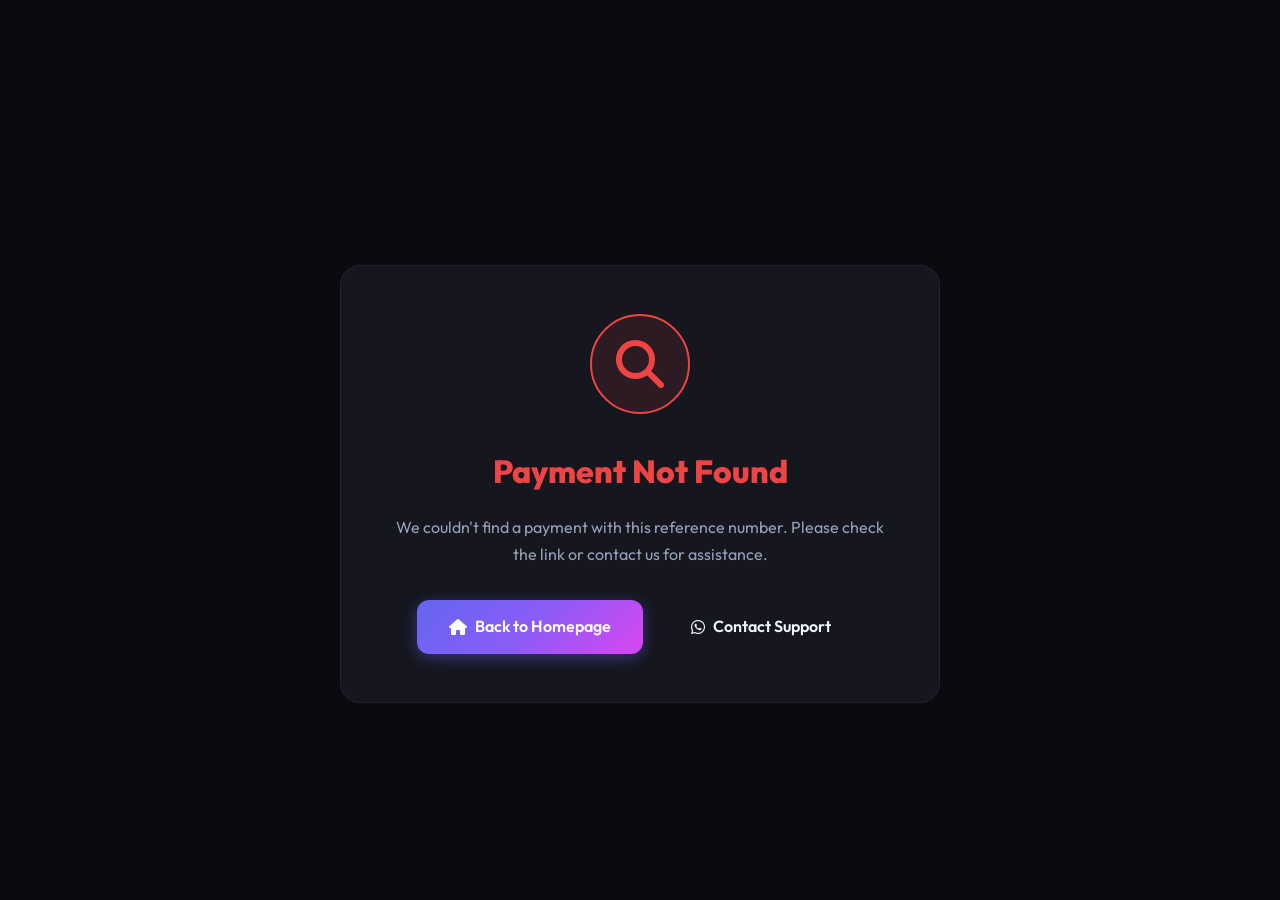
<file: verify.html>
<!DOCTYPE html>
<html lang="en">
<head>
    <meta charset="UTF-8">
    <meta name="viewport" content="width=device-width, initial-scale=1.0">
    <title>Payment Verification | Yusuf Abdulsalam</title>
    <link rel="stylesheet" href="styles.css">
    <link rel="preconnect" href="https://fonts.googleapis.com">
    <link href="https://fonts.googleapis.com/css2?family=Outfit:wght@300;400;500;600;700;800;900&display=swap" rel="stylesheet">
    <link rel="stylesheet" href="https://cdnjs.cloudflare.com/ajax/libs/font-awesome/6.5.1/css/all.min.css">
    <style>
        .verify-page {
            min-height: 100vh;
            display: flex;
            align-items: center;
            justify-content: center;
            padding: 100px 2rem 2rem;
            background: var(--bg-primary);
        }

        .verify-container {
            max-width: 600px;
            width: 100%;
            background: var(--bg-card);
            border-radius: var(--radius-lg);
            padding: 3rem;
            border: 1px solid rgba(255, 255, 255, 0.05);
            text-align: center;
        }

        .verify-icon {
            width: 100px;
            height: 100px;
            border-radius: 50%;
            display: flex;
            align-items: center;
            justify-content: center;
            margin: 0 auto 2rem;
            font-size: 3rem;
            animation: scaleIn 0.5s ease;
        }

        .verify-icon.pending {
            background: rgba(245, 158, 11, 0.1);
            border: 2px solid var(--warning);
            color: var(--warning);
        }

        .verify-icon.success {
            background: rgba(34, 197, 94, 0.1);
            border: 2px solid var(--success);
            color: var(--success);
        }

        .verify-icon.declined {
            background: rgba(239, 68, 68, 0.1);
            border: 2px solid var(--danger);
            color: var(--danger);
        }

        @keyframes scaleIn {
            from { transform: scale(0); }
            to { transform: scale(1); }
        }

        .verify-container h1 {
            font-size: 2rem;
            font-weight: 800;
            margin-bottom: 1rem;
        }

        .verify-container h1.pending { color: var(--warning); }
        .verify-container h1.success {
            background: var(--gradient-1);
            -webkit-background-clip: text;
            -webkit-text-fill-color: transparent;
            background-clip: text;
        }
        .verify-container h1.declined { color: var(--danger); }

        .verify-container > p {
            color: var(--text-secondary);
            margin-bottom: 2rem;
            line-height: 1.7;
        }

        .transaction-details {
            background: var(--bg-primary);
            border-radius: var(--radius-md);
            padding: 1.5rem;
            margin: 1.5rem 0;
            text-align: left;
        }

        .transaction-details h3 {
            font-size: 1rem;
            margin-bottom: 1rem;
            color: var(--text-primary);
        }

        .detail-row {
            display: flex;
            justify-content: space-between;
            padding: 0.75rem 0;
            border-bottom: 1px solid rgba(255, 255, 255, 0.05);
            font-size: 0.9rem;
        }

        .detail-row:last-child { border-bottom: none; }
        .detail-row span:first-child { color: var(--text-muted); }
        .detail-row span:last-child { color: var(--text-primary); font-weight: 600; }

        .status-badge {
            display: inline-flex;
            align-items: center;
            gap: 0.5rem;
            padding: 0.5rem 1rem;
            border-radius: 50px;
            font-size: 0.9rem;
            font-weight: 600;
            margin-bottom: 1.5rem;
        }

        .status-badge.pending {
            background: rgba(245, 158, 11, 0.1);
            color: var(--warning);
            border: 1px solid rgba(245, 158, 11, 0.3);
        }

        .status-badge.success {
            background: rgba(34, 197, 94, 0.1);
            color: var(--success);
            border: 1px solid rgba(34, 197, 94, 0.3);
        }

        .status-badge.declined {
            background: rgba(239, 68, 68, 0.1);
            color: var(--danger);
            border: 1px solid rgba(239, 68, 68, 0.3);
        }

        .verify-actions {
            display: flex;
            gap: 1rem;
            justify-content: center;
            margin-top: 2rem;
            flex-wrap: wrap;
        }

        .verify-actions a, .verify-actions button {
            display: inline-flex;
            align-items: center;
            gap: 0.5rem;
            padding: 0.875rem 2rem;
            font-family: var(--font-primary);
            font-size: 1rem;
            font-weight: 600;
            text-decoration: none;
            border: none;
            border-radius: var(--radius-md);
            cursor: pointer;
            transition: all var(--transition-normal);
        }

        .btn-success {
            background: var(--success);
            color: white;
        }

        .btn-success:hover {
            transform: translateY(-3px);
            box-shadow: 0 8px 25px rgba(34, 197, 94, 0.4);
        }

        .btn-danger {
            background: var(--danger);
            color: white;
        }

        .btn-danger:hover {
            transform: translateY(-3px);
            box-shadow: 0 8px 25px rgba(239, 68, 68, 0.4);
        }

        .btn-primary {
            background: var(--gradient-1);
            color: white;
        }

        .btn-primary:hover {
            transform: translateY(-3px);
            box-shadow: 0 8px 25px rgba(99, 102, 241, 0.4);
        }

        .btn-outline {
            background: transparent;
            color: var(--text-primary);
            border: 2px solid var(--primary);
        }

        .btn-outline:hover {
            background: var(--primary);
            color: white;
        }

        .next-steps {
            margin: 2rem 0;
            text-align: left;
        }

        .next-steps h3 {
            font-size: 1.1rem;
            margin-bottom: 1rem;
            color: var(--text-primary);
        }

        .next-steps ul {
            list-style: none;
        }

        .next-steps li {
            display: flex;
            align-items: center;
            gap: 0.75rem;
            color: var(--text-secondary);
            font-size: 0.9rem;
            padding: 0.5rem 0;
        }

        .next-steps li i { color: var(--success); font-size: 0.9rem; }

        .contact-info-box {
            margin-top: 2rem;
            padding: 1.5rem;
            background: rgba(99, 102, 241, 0.05);
            border: 1px solid rgba(99, 102, 241, 0.2);
            border-radius: var(--radius-md);
            text-align: left;
        }

        .contact-info-box h4 {
            font-size: 1rem;
            margin-bottom: 0.75rem;
            color: var(--primary-light);
        }

        .contact-info-box p {
            font-size: 0.9rem;
            margin-bottom: 0.5rem;
            color: var(--text-secondary);
        }

        .contact-info-box a {
            color: var(--primary-light);
            text-decoration: none;
        }

        .contact-info-box a:hover { text-decoration: underline; }

        .timer {
            font-size: 0.9rem;
            color: var(--text-muted);
            margin-top: 1rem;
        }

        .timer i { color: var(--warning); margin-right: 0.25rem; }

        .receipt-preview {
            max-width: 300px;
            max-height: 400px;
            border-radius: var(--radius-md);
            margin: 1rem auto;
            border: 1px solid rgba(255, 255, 255, 0.1);
        }

        .admin-section {
            margin-top: 2rem;
            padding: 1.5rem;
            background: var(--bg-primary);
            border-radius: var(--radius-md);
            border: 2px dashed rgba(99, 102, 241, 0.3);
        }

        .admin-section h4 {
            color: var(--primary-light);
            margin-bottom: 1rem;
            font-size: 1rem;
        }

        .admin-section p {
            color: var(--text-secondary);
            font-size: 0.85rem;
            margin-bottom: 1rem;
        }

        .admin-buttons {
            display: flex;
            gap: 1rem;
            justify-content: center;
        }

        .pin-input {
            display: flex;
            gap: 0.5rem;
            justify-content: center;
            margin: 1rem 0;
        }

        .pin-input input {
            width: 50px;
            height: 50px;
            text-align: center;
            font-size: 1.5rem;
            background: var(--bg-card);
            border: 2px solid rgba(255, 255, 255, 0.1);
            border-radius: var(--radius-sm);
            color: var(--text-primary);
            font-family: var(--font-primary);
        }

        .pin-input input:focus {
            outline: none;
            border-color: var(--primary);
            box-shadow: 0 0 0 3px rgba(99, 102, 241, 0.2);
        }
    </style>
<base target="_blank">
</head>
<body>
    <div class="verify-page">
        <div class="verify-container" id="verifyContainer">
            <!-- Content will be populated by JavaScript based on status -->
        </div>
    </div>

    <script>
        // Get URL parameters
        const urlParams = new URLSearchParams(window.location.search);
        const ref = urlParams.get('ref') || '';
        const action = urlParams.get('action') || ''; // 'approve' or 'decline'
        const adminPin = urlParams.get('pin') || '';

        // Secret admin PIN - CHANGE THIS TO YOUR OWN 4-DIGIT PIN
        const SECRET_PIN = '1234'; // ⚠️ CHANGE THIS!

        // Get payment data from localStorage
        const payments = JSON.parse(localStorage.getItem('yaPayments') || '[]');
        const payment = payments.find(p => p.reference === ref) || payments[payments.length - 1];

        const container = document.getElementById('verifyContainer');

        // If admin is trying to approve/decline
        if (action && (action === 'approve' || action === 'decline')) {
            showAdminVerification();
        } else {
            // Show status to client
            showClientStatus();
        }

        function showClientStatus() {
            if (!payment) {
                showNotFound();
                return;
            }

            const status = payment.status || 'pending';

            if (status === 'pending') {
                showPending();
            } else if (status === 'success') {
                showSuccess();
            } else if (status === 'declined') {
                showDeclined();
            }
        }

        function showPending() {
            container.innerHTML = `
                <div class="verify-icon pending">
                    <i class="fas fa-clock"></i>
                </div>

                <div class="status-badge pending">
                    <i class="fas fa-clock"></i> Pending Verification
                </div>

                <h1 class="pending">Payment Under Review</h1>
                <p>Thank you for your payment! We have received your receipt and are verifying your transaction. This usually takes a few minutes to a few hours.</p>

                <div class="transaction-details">
                    <h3><i class="fas fa-receipt"></i> Transaction Details</h3>
                    <div class="detail-row">
                        <span>Reference:</span>
                        <span>${payment.reference || 'N/A'}</span>
                    </div>
                    <div class="detail-row">
                        <span>Plan:</span>
                        <span>${payment.plan || 'N/A'}</span>
                    </div>
                    <div class="detail-row">
                        <span>Amount:</span>
                        <span style="color:var(--primary-light);font-weight:800;">${payment.amount || 'N/A'}</span>
                    </div>
                    <div class="detail-row">
                        <span>Date:</span>
                        <span>${payment.date ? new Date(payment.date).toLocaleString() : 'N/A'}</span>
                    </div>
                    <div class="detail-row">
                        <span>Sender:</span>
                        <span>${payment.senderName || 'N/A'}</span>
                    </div>
                    <div class="detail-row">
                        <span>Status:</span>
                        <span style="color:var(--warning);"><i class="fas fa-clock"></i> Pending</span>
                    </div>
                </div>

                <div class="timer">
                    <i class="fas fa-hourglass-half"></i> 
                    This page will automatically update when your payment is verified.
                </div>

                <div class="contact-info-box">
                    <h4><i class="fas fa-headset"></i> Need Help?</h4>
                    <p>If your payment is not verified within 24 hours, please contact us:</p>
                    <p><i class="fab fa-whatsapp"></i> <a href="https://wa.me/2348079614529">Chat on WhatsApp</a></p>
                    <p><i class="fas fa-envelope"></i> <a href="mailto:abdulsalamy564@gmail.com">abdulsalamy564@gmail.com</a></p>
                    <p><i class="fas fa-phone"></i> <a href="tel:+2348079614529">08079614529</a></p>
                </div>

                <div class="verify-actions">
                    <a href="index.html" class="btn-primary">
                        <i class="fas fa-home"></i> Back to Homepage
                    </a>
                    <a href="https://wa.me/2348079614529" target="_blank" class="btn-outline">
                        <i class="fab fa-whatsapp"></i> Contact Support
                    </a>
                </div>
            `;

            // Auto-refresh every 30 seconds to check for status updates
            setInterval(() => {
                location.reload();
            }, 30000);
        }

        function showSuccess() {
            container.innerHTML = `
                <div class="verify-icon success">
                    <i class="fas fa-check"></i>
                </div>

                <div class="status-badge success">
                    <i class="fas fa-check-circle"></i> Payment Verified
                </div>

                <h1 class="success">Payment Successful!</h1>
                <p>Great news! Your payment has been verified and confirmed. Your project has been initiated and I'll contact you within 24 hours.</p>

                <div class="transaction-details">
                    <h3><i class="fas fa-receipt"></i> Transaction Details</h3>
                    <div class="detail-row">
                        <span>Reference:</span>
                        <span>${payment.reference || 'N/A'}</span>
                    </div>
                    <div class="detail-row">
                        <span>Plan:</span>
                        <span>${payment.plan || 'N/A'}</span>
                    </div>
                    <div class="detail-row">
                        <span>Amount Paid:</span>
                        <span style="color:var(--success);font-weight:800;">${payment.amount || 'N/A'}</span>
                    </div>
                    <div class="detail-row">
                        <span>Date:</span>
                        <span>${payment.date ? new Date(payment.date).toLocaleString() : 'N/A'}</span>
                    </div>
                    <div class="detail-row">
                        <span>Verified On:</span>
                        <span>${payment.verifiedDate ? new Date(payment.verifiedDate).toLocaleString() : 'N/A'}</span>
                    </div>
                    <div class="detail-row">
                        <span>Status:</span>
                        <span style="color:var(--success);"><i class="fas fa-check-circle"></i> Confirmed</span>
                    </div>
                </div>

                <div class="next-steps">
                    <h3><i class="fas fa-tasks"></i> What Happens Next?</h3>
                    <ul>
                        <li><i class="fas fa-check-circle"></i> You'll receive a confirmation email shortly</li>
                        <li><i class="fas fa-check-circle"></i> I'll contact you within 24 hours via WhatsApp/Email</li>
                        <li><i class="fas fa-check-circle"></i> We'll schedule a discovery call for your project</li>
                        <li><i class="fas fa-check-circle"></i> Project delivery begins based on your selected plan</li>
                    </ul>
                </div>

                <div class="contact-info-box">
                    <h4><i class="fas fa-headset"></i> Questions?</h4>
                    <p>Feel free to reach out anytime:</p>
                    <p><i class="fab fa-whatsapp"></i> <a href="https://wa.me/2348079614529">Chat on WhatsApp</a></p>
                    <p><i class="fas fa-envelope"></i> <a href="mailto:abdulsalamy564@gmail.com">abdulsalamy564@gmail.com</a></p>
                </div>

                <div class="verify-actions">
                    <a href="index.html" class="btn-primary">
                        <i class="fas fa-home"></i> Back to Homepage
                    </a>
                    <a href="https://wa.me/2348079614529" target="_blank" class="btn-outline">
                        <i class="fab fa-whatsapp"></i> Chat on WhatsApp
                    </a>
                </div>
            `;
        }

        function showDeclined() {
            container.innerHTML = `
                <div class="verify-icon declined">
                    <i class="fas fa-times"></i>
                </div>

                <div class="status-badge declined">
                    <i class="fas fa-times-circle"></i> Payment Declined
                </div>

                <h1 class="declined">Payment Not Verified</h1>
                <p>We were unable to verify your payment. This could be due to:<br><br>
                • The receipt did not match our records<br>
                • The transaction was not found in our account<br>
                • The amount paid was incorrect<br><br>
                Please don't worry - contact us and we'll help resolve this.</p>

                <div class="transaction-details">
                    <h3><i class="fas fa-receipt"></i> Transaction Details</h3>
                    <div class="detail-row">
                        <span>Reference:</span>
                        <span>${payment.reference || 'N/A'}</span>
                    </div>
                    <div class="detail-row">
                        <span>Plan:</span>
                        <span>${payment.plan || 'N/A'}</span>
                    </div>
                    <div class="detail-row">
                        <span>Amount:</span>
                        <span>${payment.amount || 'N/A'}</span>
                    </div>
                    <div class="detail-row">
                        <span>Status:</span>
                        <span style="color:var(--danger);"><i class="fas fa-times-circle"></i> Declined</span>
                    </div>
                </div>

                <div class="contact-info-box" style="border-color:rgba(239,68,68,0.3);background:rgba(239,68,68,0.05);">
                    <h4 style="color:var(--danger);"><i class="fas fa-exclamation-triangle"></i> Need to Resolve This?</h4>
                    <p>Contact us immediately and we'll help you:</p>
                    <p><i class="fab fa-whatsapp"></i> <a href="https://wa.me/2348079614529">Chat on WhatsApp</a></p>
                    <p><i class="fas fa-phone"></i> <a href="tel:+2348079614529">08079614529</a></p>
                    <p><i class="fas fa-envelope"></i> <a href="mailto:abdulsalamy564@gmail.com">abdulsalamy564@gmail.com</a></p>
                </div>

                <div class="verify-actions">
                    <a href="payment.html" class="btn-primary">
                        <i class="fas fa-redo"></i> Try Again
                    </a>
                    <a href="https://wa.me/2348079614529" target="_blank" class="btn-outline">
                        <i class="fab fa-whatsapp"></i> Contact Support
                    </a>
                </div>
            `;
        }

        function showNotFound() {
            container.innerHTML = `
                <div class="verify-icon declined">
                    <i class="fas fa-search"></i>
                </div>

                <h1 class="declined">Payment Not Found</h1>
                <p>We couldn't find a payment with this reference number. Please check the link or contact us for assistance.</p>

                <div class="verify-actions">
                    <a href="index.html" class="btn-primary">
                        <i class="fas fa-home"></i> Back to Homepage
                    </a>
                    <a href="https://wa.me/2348079614529" target="_blank" class="btn-outline">
                        <i class="fab fa-whatsapp"></i> Contact Support
                    </a>
                </div>
            `;
        }

        function showAdminVerification() {
            container.innerHTML = `
                <div class="verify-icon pending">
                    <i class="fas fa-shield-alt"></i>
                </div>

                <h1 style="color:var(--primary-light);">Admin Verification</h1>
                <p>Enter your PIN to ${action === 'approve' ? 'approve' : 'decline'} this payment.</p>

                <div class="transaction-details">
                    <h3><i class="fas fa-receipt"></i> Payment Details</h3>
                    <div class="detail-row">
                        <span>Reference:</span>
                        <span>${payment?.reference || 'N/A'}</span>
                    </div>
                    <div class="detail-row">
                        <span>Client:</span>
                        <span>${payment?.firstName || ''} ${payment?.lastName || ''}</span>
                    </div>
                    <div class="detail-row">
                        <span>Amount:</span>
                        <span style="color:var(--primary-light);font-weight:800;">${payment?.amount || 'N/A'}</span>
                    </div>
                    <div class="detail-row">
                        <span>Sender:</span>
                        <span>${payment?.senderName || 'N/A'}</span>
                    </div>
                </div>

                <div class="admin-section">
                    <h4><i class="fas fa-lock"></i> Enter Admin PIN</h4>
                    <div class="pin-input">
                        <input type="password" maxlength="1" id="pin1" oninput="movePin(1)" onkeydown="movePinBack(1)">
                        <input type="password" maxlength="1" id="pin2" oninput="movePin(2)" onkeydown="movePinBack(2)">
                        <input type="password" maxlength="1" id="pin3" oninput="movePin(3)" onkeydown="movePinBack(3)">
                        <input type="password" maxlength="1" id="pin4" oninput="movePin(4)" onkeydown="movePinBack(4)">
                    </div>
                    <p style="color:var(--text-muted);font-size:0.8rem;">Enter the 4-digit PIN to proceed.</p>
                </div>

                <div class="verify-actions">
                    <button class="btn-${action === 'approve' ? 'success' : 'danger'}" onclick="verifyPin()">
                        <i class="fas fa-${action === 'approve' ? 'check' : 'times'}"></i> 
                        ${action === 'approve' ? 'Approve Payment' : 'Decline Payment'}
                    </button>
                    <a href="index.html" class="btn-outline">
                        <i class="fas fa-times"></i> Cancel
                    </a>
                </div>
            `;

            // Auto-focus first PIN input
            setTimeout(() => document.getElementById('pin1').focus(), 100);
        }

        // PIN input navigation
        window.movePin = function(current) {
            const input = document.getElementById('pin' + current);
            if (input.value && current < 4) {
                document.getElementById('pin' + (current + 1)).focus();
            }
        };

        window.movePinBack = function(current) {
            if (event.key === 'Backspace' && !event.target.value && current > 1) {
                document.getElementById('pin' + (current - 1)).focus();
            }
        };

        window.verifyPin = function() {
            const pin = 
                document.getElementById('pin1').value +
                document.getElementById('pin2').value +
                document.getElementById('pin3').value +
                document.getElementById('pin4').value;

            if (pin === SECRET_PIN) {
                // Update payment status
                if (payment) {
                    payment.status = action === 'approve' ? 'success' : 'declined';
                    payment.verifiedDate = new Date().toISOString();
                    payment.verifiedBy = 'admin';

                    // Save back to localStorage
                    const payments = JSON.parse(localStorage.getItem('yaPayments') || '[]');
                    const index = payments.findIndex(p => p.reference === payment.reference);
                    if (index !== -1) {
                        payments[index] = payment;
                        localStorage.setItem('yaPayments', JSON.stringify(payments));
                    }

                    // Show success message
                    container.innerHTML = `
                        <div class="verify-icon success">
                            <i class="fas fa-check"></i>
                        </div>
                        <h1 class="success">Payment ${action === 'approve' ? 'Approved' : 'Declined'}!</h1>
                        <p>The payment has been ${action === 'approve' ? 'approved' : 'declined'} successfully. The client will see the updated status.</p>
                        <div class="verify-actions">
                            <a href="verify.html?ref=${ref}" class="btn-primary">
                                <i class="fas fa-eye"></i> View Status
                            </a>
                            <a href="index.html" class="btn-outline">
                                <i class="fas fa-home"></i> Back to Homepage
                            </a>
                        </div>
                    `;
                }
            } else {
                alert('Incorrect PIN! Access denied.');
                // Clear inputs
                for (let i = 1; i <= 4; i++) {
                    document.getElementById('pin' + i).value = '';
                }
                document.getElementById('pin1').focus();
            }
        };
    </script>
</body>
</html>
</file>
<file: styles.css>
/* ========================================
   YUSUF ABDULSALAM - PROFESSIONAL PORTFOLIO
   Modern, Responsive, Animated, Conversion-Optimized
   ======================================== */

/* CSS Variables */
:root {
    --primary: #6366f1;
    --primary-light: #818cf8;
    --primary-dark: #4f46e5;
    --secondary: #06b6d4;
    --accent: #f472b6;
    --success: #22c55e;
    --warning: #f59e0b;
    --danger: #ef4444;

    --bg-primary: #0a0a0f;
    --bg-secondary: #111118;
    --bg-card: #16161f;
    --bg-hover: #1e1e2a;
    --bg-elevated: #222230;

    --text-primary: #f1f5f9;
    --text-secondary: #94a3b8;
    --text-muted: #64748b;

    --gradient-1: linear-gradient(135deg, #6366f1 0%, #8b5cf6 50%, #d946ef 100%);
    --gradient-2: linear-gradient(135deg, #06b6d4 0%, #3b82f6 100%);
    --gradient-3: linear-gradient(135deg, #f472b6 0%, #fb923c 100%);
    --gradient-gold: linear-gradient(135deg, #fbbf24 0%, #f59e0b 100%);

    --shadow-sm: 0 1px 2px rgba(0, 0, 0, 0.3);
    --shadow-md: 0 4px 6px -1px rgba(0, 0, 0, 0.4);
    --shadow-lg: 0 10px 15px -3px rgba(0, 0, 0, 0.5);
    --shadow-glow: 0 0 40px rgba(99, 102, 241, 0.3);
    --shadow-glow-accent: 0 0 40px rgba(6, 182, 212, 0.3);

    --radius-sm: 8px;
    --radius-md: 12px;
    --radius-lg: 20px;
    --radius-xl: 30px;

    --transition-fast: 0.2s ease;
    --transition-normal: 0.3s ease;
    --transition-slow: 0.5s ease;
    --transition-bounce: 0.5s cubic-bezier(0.68, -0.55, 0.265, 1.55);

    --font-primary: 'Outfit', sans-serif;
    --font-secondary: 'Space Grotesk', sans-serif;
}

/* Reset & Base */
*, *::before, *::after {
    margin: 0;
    padding: 0;
    box-sizing: border-box;
}

html {
    scroll-behavior: smooth;
    font-size: 16px;
}

body {
    font-family: var(--font-primary);
    background: var(--bg-primary);
    color: var(--text-primary);
    line-height: 1.6;
    overflow-x: hidden;
    cursor: none;
}

::selection {
    background: var(--primary);
    color: white;
}

::-webkit-scrollbar {
    width: 8px;
}

::-webkit-scrollbar-track {
    background: var(--bg-secondary);
}

::-webkit-scrollbar-thumb {
    background: var(--primary);
    border-radius: 4px;
}

::-webkit-scrollbar-thumb:hover {
    background: var(--primary-light);
}

/* Custom Cursor */
.cursor-dot {
    width: 8px;
    height: 8px;
    background: var(--primary);
    border-radius: 50%;
    position: fixed;
    pointer-events: none;
    z-index: 9999;
    transform: translate(-50%, -50%);
    transition: width 0.2s, height 0.2s, background 0.2s;
    mix-blend-mode: difference;
}

.cursor-outline {
    width: 40px;
    height: 40px;
    border: 2px solid var(--primary-light);
    border-radius: 50%;
    position: fixed;
    pointer-events: none;
    z-index: 9998;
    transform: translate(-50%, -50%);
    transition: width 0.3s, height 0.3s, border-color 0.3s;
}

.cursor-hover .cursor-dot {
    width: 12px;
    height: 12px;
    background: var(--accent);
}

.cursor-hover .cursor-outline {
    width: 60px;
    height: 60px;
    border-color: var(--accent);
}

@media (max-width: 768px) {
    .cursor-dot, .cursor-outline { display: none; }
    body { cursor: auto; }
}

/* Loading Screen */
.loading-screen {
    position: fixed;
    top: 0; left: 0;
    width: 100%; height: 100%;
    background: var(--bg-primary);
    display: flex;
    align-items: center;
    justify-content: center;
    z-index: 10000;
    transition: opacity 0.8s ease, visibility 0.8s ease;
}

.loading-screen.hidden {
    opacity: 0;
    visibility: hidden;
}

.loading-content { text-align: center; }

.loading-logo {
    font-size: 4rem;
    font-weight: 900;
    background: var(--gradient-1);
    -webkit-background-clip: text;
    -webkit-text-fill-color: transparent;
    background-clip: text;
    animation: pulse 2s infinite;
    margin-bottom: 2rem;
}

.loading-bar-container {
    width: 200px;
    height: 4px;
    background: var(--bg-card);
    border-radius: 2px;
    overflow: hidden;
    margin: 0 auto 1rem;
}

.loading-bar {
    height: 100%;
    width: 0%;
    background: var(--gradient-1);
    border-radius: 2px;
    transition: width 0.3s ease;
}

.loading-text {
    color: var(--text-secondary);
    font-size: 0.9rem;
    letter-spacing: 2px;
    text-transform: uppercase;
}

@keyframes pulse {
    0%, 100% { opacity: 1; transform: scale(1); }
    50% { opacity: 0.7; transform: scale(1.05); }
}

/* Container */
.container {
    max-width: 1200px;
    margin: 0 auto;
    padding: 0 2rem;
}

@media (max-width: 768px) {
    .container { padding: 0 1.5rem; }
}

/* Buttons */
.btn {
    display: inline-flex;
    align-items: center;
    gap: 0.5rem;
    padding: 0.875rem 2rem;
    font-family: var(--font-primary);
    font-size: 1rem;
    font-weight: 600;
    text-decoration: none;
    border: none;
    border-radius: var(--radius-md);
    cursor: pointer;
    transition: all var(--transition-normal);
    position: relative;
    overflow: hidden;
}

.btn::before {
    content: '';
    position: absolute;
    top: 0; left: -100%;
    width: 100%; height: 100%;
    background: linear-gradient(90deg, transparent, rgba(255,255,255,0.2), transparent);
    transition: left 0.5s ease;
}

.btn:hover::before { left: 100%; }

.btn-primary {
    background: var(--gradient-1);
    color: white;
    box-shadow: 0 4px 15px rgba(99, 102, 241, 0.4);
}

.btn-primary:hover {
    transform: translateY(-3px);
    box-shadow: 0 8px 25px rgba(99, 102, 241, 0.5);
}

.btn-outline {
    background: transparent;
    color: var(--text-primary);
    border: 2px solid var(--primary);
}

.btn-outline:hover {
    background: var(--primary);
    color: white;
    transform: translateY(-3px);
}

.btn-lg {
    padding: 1rem 2.5rem;
    font-size: 1.1rem;
}

.btn-full {
    width: 100%;
    justify-content: center;
}

/* Section Styles */
section {
    padding: 6rem 0;
    position: relative;
}

.section-header {
    text-align: center;
    margin-bottom: 4rem;
}

.section-tag {
    display: inline-block;
    padding: 0.5rem 1.5rem;
    background: rgba(99, 102, 241, 0.1);
    border: 1px solid rgba(99, 102, 241, 0.3);
    border-radius: 50px;
    color: var(--primary-light);
    font-size: 0.875rem;
    font-weight: 600;
    text-transform: uppercase;
    letter-spacing: 2px;
    margin-bottom: 1rem;
}

.section-title {
    font-size: 3rem;
    font-weight: 800;
    margin-bottom: 1rem;
    background: var(--gradient-1);
    -webkit-background-clip: text;
    -webkit-text-fill-color: transparent;
    background-clip: text;
}

.section-subtitle {
    color: var(--text-secondary);
    font-size: 1.2rem;
    max-width: 600px;
    margin: 0 auto;
}

@media (max-width: 768px) {
    section { padding: 4rem 0; }
    .section-title { font-size: 2rem; }
    .section-subtitle { font-size: 1rem; }
}

/* ========================================
   NAVIGATION
   ======================================== */
.navbar {
    position: fixed;
    top: 0; left: 0;
    width: 100%;
    z-index: 1000;
    padding: 1rem 0;
    transition: all var(--transition-normal);
    background: transparent;
}

.navbar.scrolled {
    background: rgba(10, 10, 15, 0.95);
    backdrop-filter: blur(20px);
    padding: 0.75rem 0;
    box-shadow: var(--shadow-md);
    border-bottom: 1px solid rgba(255,255,255,0.05);
}

.nav-container {
    max-width: 1200px;
    margin: 0 auto;
    padding: 0 2rem;
    display: flex;
    align-items: center;
    justify-content: space-between;
}

.nav-logo {
    display: flex;
    align-items: center;
    gap: 0.25rem;
    text-decoration: none;
}

.logo-text {
    font-size: 1.8rem;
    font-weight: 900;
    background: var(--gradient-1);
    -webkit-background-clip: text;
    -webkit-text-fill-color: transparent;
    background-clip: text;
}

.logo-dot {
    width: 8px; height: 8px;
    background: var(--accent);
    border-radius: 50%;
    animation: blink 2s infinite;
}

@keyframes blink {
    0%, 100% { opacity: 1; }
    50% { opacity: 0; }
}

.nav-menu {
    display: flex;
    gap: 2rem;
}

.nav-link {
    color: var(--text-secondary);
    text-decoration: none;
    font-weight: 500;
    font-size: 0.9rem;
    position: relative;
    transition: color var(--transition-fast);
    white-space: nowrap;
}

.nav-link::after {
    content: '';
    position: absolute;
    bottom: -5px; left: 0;
    width: 0; height: 2px;
    background: var(--gradient-1);
    transition: width var(--transition-normal);
}

.nav-link:hover, .nav-link.active {
    color: var(--text-primary);
}

.nav-link:hover::after, .nav-link.active::after {
    width: 100%;
}

.nav-actions {
    display: flex;
    align-items: center;
    gap: 1.5rem;
}

.hamburger {
    display: none;
    flex-direction: column;
    gap: 5px;
    background: none;
    border: none;
    cursor: pointer;
    padding: 5px;
}

.hamburger span {
    display: block;
    width: 25px; height: 2px;
    background: var(--text-primary);
    border-radius: 2px;
    transition: all var(--transition-normal);
}

.hamburger.active span:nth-child(1) { transform: rotate(45deg) translate(5px, 5px); }
.hamburger.active span:nth-child(2) { opacity: 0; }
.hamburger.active span:nth-child(3) { transform: rotate(-45deg) translate(5px, -5px); }

.mobile-menu {
    position: fixed;
    top: 0; right: -100%;
    width: 100%; height: 100vh;
    background: rgba(10, 10, 15, 0.98);
    backdrop-filter: blur(20px);
    z-index: 999;
    display: flex;
    align-items: center;
    justify-content: center;
    transition: right var(--transition-slow);
}

.mobile-menu.active { right: 0; }

.mobile-menu-content {
    display: flex;
    flex-direction: column;
    gap: 2rem;
    text-align: center;
}

.mobile-link {
    color: var(--text-primary);
    text-decoration: none;
    font-size: 2rem;
    font-weight: 700;
    transition: color var(--transition-fast);
}

.mobile-link:hover { color: var(--primary-light); }

@media (max-width: 1024px) {
    .nav-menu, .nav-cta { display: none; }
    .hamburger { display: flex; }
}

/* ========================================
   HERO SECTION
   ======================================== */
.hero {
    min-height: 100vh;
    display: flex;
    align-items: center;
    justify-content: center;
    position: relative;
    overflow: hidden;
    padding-top: 80px;
}

.hero-bg {
    position: absolute;
    top: 0; left: 0;
    width: 100%; height: 100%;
    z-index: 0;
}

.gradient-orb {
    position: absolute;
    border-radius: 50%;
    filter: blur(100px);
    opacity: 0.4;
    animation: float 20s infinite ease-in-out;
}

.orb-1 {
    width: 500px; height: 500px;
    background: var(--primary);
    top: -10%; left: -10%;
    animation-delay: 0s;
}

.orb-2 {
    width: 400px; height: 400px;
    background: var(--secondary);
    bottom: -10%; right: -10%;
    animation-delay: -5s;
}

.orb-3 {
    width: 300px; height: 300px;
    background: var(--accent);
    top: 50%; left: 50%;
    animation-delay: -10s;
}

@keyframes float {
    0%, 100% { transform: translate(0, 0) scale(1); }
    25% { transform: translate(50px, -50px) scale(1.1); }
    50% { transform: translate(-30px, 30px) scale(0.9); }
    75% { transform: translate(20px, 20px) scale(1.05); }
}

#particleCanvas {
    position: absolute;
    top: 0; left: 0;
    width: 100%; height: 100%;
    z-index: 1;
}

.hero-content {
    position: relative;
    z-index: 2;
    text-align: center;
    max-width: 900px;
    padding: 0 2rem;
}

.hero-badge {
    display: inline-flex;
    align-items: center;
    gap: 0.5rem;
    padding: 0.5rem 1.5rem;
    background: rgba(99, 102, 241, 0.1);
    border: 1px solid rgba(99, 102, 241, 0.3);
    border-radius: 50px;
    margin-bottom: 2rem;
    animation: fadeInDown 0.8s ease;
}

.badge-icon { color: var(--success); }

.badge-text {
    color: var(--text-secondary);
    font-size: 0.875rem;
    font-weight: 500;
}

.hero-title { margin-bottom: 1.5rem; }

.title-line { display: block; line-height: 1.1; }

.gradient-text {
    font-size: clamp(3rem, 8vw, 6rem);
    font-weight: 900;
    background: var(--gradient-1);
    -webkit-background-clip: text;
    -webkit-text-fill-color: transparent;
    background-clip: text;
    animation: gradientShift 5s ease infinite;
}

.outline-text {
    font-size: clamp(2rem, 5vw, 3.5rem);
    font-weight: 800;
    color: transparent;
    -webkit-text-stroke: 2px var(--text-secondary);
    letter-spacing: 0.1em;
}

@keyframes gradientShift {
    0%, 100% { filter: hue-rotate(0deg); }
    50% { filter: hue-rotate(30deg); }
}

.hero-subtitle {
    font-size: clamp(1rem, 2.5vw, 1.3rem);
    color: var(--text-secondary);
    margin-bottom: 2.5rem;
    font-family: var(--font-secondary);
}

.typewriter { color: var(--primary-light); font-weight: 600; }
.cursor-blink { color: var(--primary); animation: blink 1s infinite; }

.hero-stats {
    display: flex;
    justify-content: center;
    gap: 3rem;
    margin-bottom: 2.5rem;
    flex-wrap: wrap;
}

.stat-item { text-align: center; }

.stat-number {
    display: block;
    font-size: 2.5rem;
    font-weight: 800;
    background: var(--gradient-2);
    -webkit-background-clip: text;
    -webkit-text-fill-color: transparent;
    background-clip: text;
}

.stat-label {
    color: var(--text-muted);
    font-size: 0.875rem;
    text-transform: uppercase;
    letter-spacing: 1px;
}

.hero-cta {
    display: flex;
    gap: 1rem;
    justify-content: center;
    margin-bottom: 2.5rem;
    flex-wrap: wrap;
}

.hero-social {
    display: flex;
    gap: 1rem;
    justify-content: center;
}

.social-link {
    width: 50px; height: 50px;
    display: flex;
    align-items: center;
    justify-content: center;
    border-radius: 50%;
    background: var(--bg-card);
    color: var(--text-secondary);
    text-decoration: none;
    font-size: 1.2rem;
    transition: all var(--transition-normal);
    border: 1px solid rgba(255, 255, 255, 0.1);
}

.social-link:hover {
    background: var(--primary);
    color: white;
    transform: translateY(-5px) rotate(360deg);
    box-shadow: 0 10px 20px rgba(99, 102, 241, 0.3);
}

.scroll-indicator {
    position: absolute;
    bottom: 2rem; left: 50%;
    transform: translateX(-50%);
    display: flex;
    flex-direction: column;
    align-items: center;
    gap: 0.5rem;
    color: var(--text-muted);
    font-size: 0.8rem;
    animation: bounce 2s infinite;
}

.mouse {
    width: 25px; height: 40px;
    border: 2px solid var(--text-muted);
    border-radius: 15px;
    position: relative;
}

.wheel {
    width: 4px; height: 8px;
    background: var(--text-muted);
    border-radius: 2px;
    position: absolute;
    top: 8px; left: 50%;
    transform: translateX(-50%);
    animation: scroll 2s infinite;
}

@keyframes scroll {
    0% { opacity: 1; top: 8px; }
    100% { opacity: 0; top: 20px; }
}

@keyframes bounce {
    0%, 100% { transform: translateX(-50%) translateY(0); }
    50% { transform: translateX(-50%) translateY(-10px); }
}

@keyframes fadeInDown {
    from { opacity: 0; transform: translateY(-20px); }
    to { opacity: 1; transform: translateY(0); }
}

@media (max-width: 768px) {
    .hero-stats { gap: 1.5rem; }
    .stat-number { font-size: 2rem; }
    .hero-cta { flex-direction: column; align-items: center; }
    .btn-lg { width: 100%; max-width: 280px; justify-content: center; }
}

/* ========================================
   ABOUT SECTION
   ======================================== */
.about { background: var(--bg-secondary); }

.about-grid {
    display: grid;
    grid-template-columns: 1fr 1.5fr;
    gap: 4rem;
    align-items: center;
}

.about-image { position: relative; }

.image-wrapper {
    position: relative;
    width: 100%;
    max-width: 400px;
    aspect-ratio: 1;
    margin: 0 auto;
}

.image-bg {
    position: absolute;
    inset: -20px;
    background: var(--gradient-1);
    border-radius: var(--radius-xl);
    opacity: 0.3;
    filter: blur(30px);
    animation: pulse 4s infinite;
}

.image-placeholder {
    position: relative;
    width: 100%; height: 100%;
    background: var(--bg-card);
    border-radius: var(--radius-xl);
    display: flex;
    flex-direction: column;
    align-items: center;
    justify-content: center;
    gap: 1rem;
    border: 2px dashed rgba(99, 102, 241, 0.3);
    overflow: hidden;
}

.image-placeholder i { font-size: 4rem; color: var(--primary); opacity: 0.5; }
.image-placeholder span { color: var(--text-muted); font-size: 0.9rem; }

.image-border {
    position: absolute;
    inset: -3px;
    border: 3px solid transparent;
    border-radius: calc(var(--radius-xl) + 3px);
    background: var(--gradient-1);
    -webkit-mask: linear-gradient(#fff 0 0) padding-box, linear-gradient(#fff 0 0);
    mask: linear-gradient(#fff 0 0) padding-box, linear-gradient(#fff 0 0);
    -webkit-mask-composite: xor;
    mask-composite: exclude;
    animation: rotate 10s linear infinite;
}

@keyframes rotate {
    from { transform: rotate(0deg); }
    to { transform: rotate(360deg); }
}

.experience-badge {
    position: absolute;
    bottom: -20px; right: -20px;
    background: var(--gradient-1);
    padding: 1.5rem;
    border-radius: var(--radius-lg);
    text-align: center;
    box-shadow: var(--shadow-lg);
    animation: float 6s infinite ease-in-out;
}

.exp-number { display: block; font-size: 2rem; font-weight: 900; color: white; }
.exp-text { font-size: 0.75rem; color: rgba(255, 255, 255, 0.9); line-height: 1.4; }

.about-title {
    font-size: 2rem;
    font-weight: 700;
    margin-bottom: 1.5rem;
    color: var(--text-primary);
}

.about-text {
    color: var(--text-secondary);
    margin-bottom: 1rem;
    font-size: 1.05rem;
    line-height: 1.8;
}

.about-info {
    display: flex;
    flex-direction: column;
    gap: 1rem;
    margin: 2rem 0;
}

.info-item {
    display: flex;
    align-items: center;
    gap: 1rem;
    color: var(--text-secondary);
}

.info-item i {
    width: 40px; height: 40px;
    display: flex;
    align-items: center;
    justify-content: center;
    background: rgba(99, 102, 241, 0.1);
    border-radius: var(--radius-sm);
    color: var(--primary-light);
}

@media (max-width: 968px) {
    .about-grid { grid-template-columns: 1fr; gap: 3rem; }
    .about-image { order: -1; }
    .image-wrapper { max-width: 300px; }
}

/* ========================================
   SERVICES SECTION
   ======================================== */
.services { background: var(--bg-primary); }

.services-grid {
    display: grid;
    grid-template-columns: repeat(auto-fit, minmax(320px, 1fr));
    gap: 2rem;
}

.service-card {
    background: var(--bg-card);
    border-radius: var(--radius-lg);
    padding: 2.5rem;
    border: 1px solid rgba(255, 255, 255, 0.05);
    transition: all var(--transition-normal);
    position: relative;
    overflow: hidden;
}

.service-card::before {
    content: '';
    position: absolute;
    top: 0; left: 0;
    width: 100%; height: 3px;
    background: var(--gradient-1);
    transform: scaleX(0);
    transform-origin: left;
    transition: transform var(--transition-normal);
}

.service-card:hover {
    transform: translateY(-10px);
    border-color: rgba(99, 102, 241, 0.2);
    box-shadow: var(--shadow-glow);
}

.service-card:hover::before { transform: scaleX(1); }

.service-card.featured {
    border: 1px solid rgba(99, 102, 241, 0.3);
    background: linear-gradient(135deg, rgba(99, 102, 241, 0.05) 0%, var(--bg-card) 100%);
}

.service-badge {
    position: absolute;
    top: 1.5rem; right: 1.5rem;
    padding: 0.25rem 0.75rem;
    background: var(--gradient-1);
    border-radius: 50px;
    font-size: 0.75rem;
    font-weight: 600;
    color: white;
}

.service-icon {
    width: 60px; height: 60px;
    display: flex;
    align-items: center;
    justify-content: center;
    background: rgba(99, 102, 241, 0.1);
    border-radius: var(--radius-md);
    margin-bottom: 1.5rem;
    font-size: 1.8rem;
    color: var(--primary-light);
    transition: all var(--transition-normal);
}

.service-card:hover .service-icon {
    background: var(--gradient-1);
    color: white;
    transform: rotateY(360deg);
    transition: transform 0.6s ease, background var(--transition-normal), color var(--transition-normal);
}

.service-card h3 {
    font-size: 1.35rem;
    font-weight: 700;
    margin-bottom: 0.75rem;
}

.service-card > p {
    color: var(--text-secondary);
    font-size: 0.95rem;
    margin-bottom: 1.5rem;
    line-height: 1.7;
}

.service-features {
    list-style: none;
    margin-bottom: 1.5rem;
}

.service-features li {
    display: flex;
    align-items: center;
    gap: 0.75rem;
    color: var(--text-secondary);
    font-size: 0.9rem;
    margin-bottom: 0.75rem;
}

.service-features li i {
    color: var(--success);
    font-size: 0.8rem;
}

.service-link {
    display: inline-flex;
    align-items: center;
    gap: 0.5rem;
    color: var(--primary-light);
    text-decoration: none;
    font-weight: 600;
    font-size: 0.95rem;
    transition: all var(--transition-fast);
}

.service-link:hover {
    color: var(--accent);
    gap: 0.75rem;
}

/* ========================================
   PROCESS SECTION
   ======================================== */
.process { background: var(--bg-secondary); }

.process-timeline {
    display: grid;
    grid-template-columns: repeat(4, 1fr);
    gap: 2rem;
    position: relative;
}

.process-timeline::before {
    content: '';
    position: absolute;
    top: 3rem;
    left: 0;
    width: 100%;
    height: 2px;
    background: linear-gradient(90deg, var(--primary), var(--secondary), var(--accent), var(--primary));
    opacity: 0.3;
}

.process-step {
    position: relative;
    text-align: center;
}

.process-number {
    font-size: 4rem;
    font-weight: 900;
    color: transparent;
    -webkit-text-stroke: 1px rgba(99, 102, 241, 0.3);
    margin-bottom: 1rem;
    line-height: 1;
}

.process-content {
    background: var(--bg-card);
    border-radius: var(--radius-lg);
    padding: 2rem;
    border: 1px solid rgba(255, 255, 255, 0.05);
    transition: all var(--transition-normal);
}

.process-content:hover {
    transform: translateY(-5px);
    border-color: rgba(99, 102, 241, 0.2);
    box-shadow: var(--shadow-glow);
}

.process-icon {
    width: 60px; height: 60px;
    display: flex;
    align-items: center;
    justify-content: center;
    background: var(--gradient-1);
    border-radius: 50%;
    margin: 0 auto 1.5rem;
    font-size: 1.5rem;
    color: white;
}

.process-content h3 {
    font-size: 1.25rem;
    font-weight: 700;
    margin-bottom: 0.75rem;
}

.process-content p {
    color: var(--text-secondary);
    font-size: 0.9rem;
    line-height: 1.7;
}

@media (max-width: 968px) {
    .process-timeline {
        grid-template-columns: repeat(2, 1fr);
    }
    .process-timeline::before { display: none; }
}

@media (max-width: 600px) {
    .process-timeline {
        grid-template-columns: 1fr;
    }
}

/* ========================================
   SKILLS SECTION
   ======================================== */
.skills { background: var(--bg-primary); }

.skills-grid {
    display: grid;
    grid-template-columns: repeat(auto-fit, minmax(280px, 1fr));
    gap: 2rem;
}

.skill-card {
    background: var(--bg-card);
    border-radius: var(--radius-lg);
    padding: 2rem;
    border: 1px solid rgba(255, 255, 255, 0.05);
    transition: all var(--transition-normal);
    position: relative;
    overflow: hidden;
}

.skill-card::before {
    content: '';
    position: absolute;
    top: 0; left: 0;
    width: 100%; height: 3px;
    background: var(--gradient-1);
    transform: scaleX(0);
    transform-origin: left;
    transition: transform var(--transition-normal);
}

.skill-card:hover {
    transform: translateY(-10px);
    border-color: rgba(99, 102, 241, 0.2);
    box-shadow: var(--shadow-glow);
}

.skill-card:hover::before { transform: scaleX(1); }

.skill-icon {
    width: 60px; height: 60px;
    display: flex;
    align-items: center;
    justify-content: center;
    background: rgba(99, 102, 241, 0.1);
    border-radius: var(--radius-md);
    margin-bottom: 1.5rem;
    font-size: 1.8rem;
    color: var(--primary-light);
    transition: all var(--transition-normal);
}

.skill-card:hover .skill-icon {
    background: var(--gradient-1);
    color: white;
    transform: rotateY(360deg);
    transition: transform 0.6s ease, background var(--transition-normal), color var(--transition-normal);
}

.skill-card h3 {
    font-size: 1.25rem;
    font-weight: 700;
    margin-bottom: 0.5rem;
}

.skill-card p {
    color: var(--text-secondary);
    font-size: 0.9rem;
    margin-bottom: 1.5rem;
}

.skill-progress {
    height: 6px;
    background: var(--bg-hover);
    border-radius: 3px;
    overflow: hidden;
}

.progress-bar {
    height: 100%;
    background: var(--gradient-1);
    border-radius: 3px;
    width: 0%;
    transition: width 1.5s ease;
}

/* ========================================
   PROJECTS SECTION
   ======================================== */
.projects { background: var(--bg-secondary); }

.project-filter {
    display: flex;
    justify-content: center;
    gap: 1rem;
    margin-bottom: 3rem;
    flex-wrap: wrap;
}

.filter-btn {
    padding: 0.75rem 1.5rem;
    background: transparent;
    border: 1px solid rgba(255, 255, 255, 0.1);
    border-radius: 50px;
    color: var(--text-secondary);
    font-family: var(--font-primary);
    font-size: 0.9rem;
    font-weight: 500;
    cursor: pointer;
    transition: all var(--transition-normal);
}

.filter-btn:hover, .filter-btn.active {
    background: var(--gradient-1);
    border-color: transparent;
    color: white;
    box-shadow: 0 4px 15px rgba(99, 102, 241, 0.4);
}

.projects-grid {
    display: grid;
    grid-template-columns: repeat(auto-fit, minmax(350px, 1fr));
    gap: 2rem;
}

.project-card {
    background: var(--bg-card);
    border-radius: var(--radius-lg);
    overflow: hidden;
    border: 1px solid rgba(255, 255, 255, 0.05);
    transition: all var(--transition-normal);
}

.project-card:hover {
    transform: translateY(-10px);
    box-shadow: var(--shadow-glow);
    border-color: rgba(99, 102, 241, 0.2);
}

.project-image {
    position: relative;
    height: 220px;
    overflow: hidden;
}

.project-placeholder {
    width: 100%; height: 100%;
    background: linear-gradient(135deg, var(--bg-hover) 0%, var(--bg-card) 100%);
    display: flex;
    flex-direction: column;
    align-items: center;
    justify-content: center;
    gap: 0.5rem;
    color: var(--text-muted);
}

.project-placeholder i { font-size: 3rem; opacity: 0.5; }
.project-placeholder span { font-size: 0.85rem; }

.project-overlay {
    position: absolute;
    inset: 0;
    background: rgba(10, 10, 15, 0.85);
    display: flex;
    align-items: center;
    justify-content: center;
    opacity: 0;
    transition: opacity var(--transition-normal);
}

.project-card:hover .project-overlay { opacity: 1; }

.project-links {
    display: flex;
    gap: 1rem;
}

.project-link {
    width: 50px; height: 50px;
    display: flex;
    align-items: center;
    justify-content: center;
    background: var(--primary);
    color: white;
    border-radius: 50%;
    text-decoration: none;
    font-size: 1.1rem;
    transform: translateY(20px);
    opacity: 0;
    transition: all var(--transition-normal);
}

.project-card:hover .project-link {
    transform: translateY(0);
    opacity: 1;
}

.project-card:hover .project-link:nth-child(2) { transition-delay: 0.1s; }

.project-link:hover {
    background: var(--accent);
    transform: scale(1.1);
}

.project-info { padding: 1.5rem; }

.project-tag {
    display: inline-block;
    padding: 0.25rem 0.75rem;
    background: rgba(99, 102, 241, 0.1);
    border-radius: 50px;
    color: var(--primary-light);
    font-size: 0.75rem;
    font-weight: 600;
    text-transform: uppercase;
    letter-spacing: 1px;
    margin-bottom: 0.75rem;
}

.project-info h3 {
    font-size: 1.25rem;
    font-weight: 700;
    margin-bottom: 0.5rem;
}

.project-info p {
    color: var(--text-secondary);
    font-size: 0.9rem;
    margin-bottom: 1rem;
    line-height: 1.6;
}

.project-tech {
    display: flex;
    gap: 0.5rem;
    flex-wrap: wrap;
}

.project-tech span {
    padding: 0.25rem 0.75rem;
    background: var(--bg-hover);
    border-radius: 50px;
    font-size: 0.8rem;
    color: var(--text-secondary);
}

.add-project-card {
    background: transparent;
    border: 2px dashed rgba(99, 102, 241, 0.3);
    border-radius: var(--radius-lg);
    display: flex;
    align-items: center;
    justify-content: center;
    cursor: pointer;
    min-height: 350px;
    transition: all var(--transition-normal);
}

.add-project-card:hover {
    border-color: var(--primary);
    background: rgba(99, 102, 241, 0.05);
}

.add-project-content {
    text-align: center;
    color: var(--text-muted);
}

.add-project-content i { font-size: 3rem; margin-bottom: 1rem; color: var(--primary); }
.add-project-content h3 { color: var(--text-primary); margin-bottom: 0.5rem; }

@media (max-width: 768px) {
    .projects-grid { grid-template-columns: 1fr; }
}

/* ========================================
   TESTIMONIALS SECTION
   ======================================== */
.testimonials { background: var(--bg-primary); }

.testimonials-slider {
    position: relative;
    max-width: 800px;
    margin: 0 auto;
    min-height: 300px;
}

.testimonial-card {
    background: var(--bg-card);
    border-radius: var(--radius-lg);
    padding: 3rem;
    border: 1px solid rgba(255, 255, 255, 0.05);
    text-align: center;
    position: absolute;
    width: 100%;
    opacity: 0;
    transform: translateX(50px);
    transition: all 0.5s ease;
    pointer-events: none;
}

.testimonial-card.active {
    opacity: 1;
    transform: translateX(0);
    position: relative;
    pointer-events: auto;
}

.testimonial-stars {
    color: #fbbf24;
    font-size: 1.2rem;
    margin-bottom: 1.5rem;
    display: flex;
    justify-content: center;
    gap: 0.25rem;
}

.testimonial-text {
    font-size: 1.15rem;
    color: var(--text-secondary);
    line-height: 1.8;
    margin-bottom: 2rem;
    font-style: italic;
}

.testimonial-author {
    display: flex;
    align-items: center;
    justify-content: center;
    gap: 1rem;
}

.author-avatar {
    width: 60px; height: 60px;
    border-radius: 50%;
    background: var(--bg-hover);
    display: flex;
    align-items: center;
    justify-content: center;
    color: var(--text-muted);
    font-size: 1.5rem;
}

.author-info { text-align: left; }

.author-info h4 {
    font-size: 1.1rem;
    font-weight: 700;
    margin-bottom: 0.25rem;
}

.author-info span {
    color: var(--text-muted);
    font-size: 0.9rem;
}

.testimonial-dots {
    display: flex;
    justify-content: center;
    gap: 0.75rem;
    margin-top: 2rem;
}

.dot {
    width: 12px; height: 12px;
    border-radius: 50%;
    background: var(--bg-hover);
    cursor: pointer;
    transition: all var(--transition-normal);
    border: 2px solid transparent;
}

.dot:hover, .dot.active {
    background: var(--primary);
    border-color: var(--primary-light);
    transform: scale(1.2);
}

/* ========================================
   PRICING SECTION
   ======================================== */
.pricing { background: var(--bg-secondary); }

.pricing-grid {
    display: grid;
    grid-template-columns: repeat(3, 1fr);
    gap: 2rem;
    align-items: start;
}

.pricing-card {
    background: var(--bg-card);
    border-radius: var(--radius-lg);
    padding: 2.5rem;
    border: 1px solid rgba(255, 255, 255, 0.05);
    transition: all var(--transition-normal);
    position: relative;
    overflow: hidden;
}

.pricing-card:hover {
    transform: translateY(-10px);
    border-color: rgba(99, 102, 241, 0.2);
    box-shadow: var(--shadow-glow);
}

.pricing-card.featured {
    border: 2px solid var(--primary);
    background: linear-gradient(135deg, rgba(99, 102, 241, 0.08) 0%, var(--bg-card) 100%);
    transform: scale(1.05);
}

.pricing-card.featured:hover {
    transform: scale(1.05) translateY(-10px);
}

.pricing-badge {
    position: absolute;
    top: 0; right: 0;
    padding: 0.5rem 1rem;
    background: var(--gradient-1);
    color: white;
    font-size: 0.8rem;
    font-weight: 600;
    border-bottom-left-radius: var(--radius-md);
}

.pricing-header {
    text-align: center;
    margin-bottom: 2rem;
    padding-bottom: 2rem;
    border-bottom: 1px solid rgba(255, 255, 255, 0.05);
}

.pricing-header h3 {
    font-size: 1.5rem;
    font-weight: 700;
    margin-bottom: 1rem;
}

.pricing-price {
    display: flex;
    align-items: flex-start;
    justify-content: center;
    gap: 0.25rem;
    margin-bottom: 1rem;
}

.pricing-price .currency {
    font-size: 1.5rem;
    font-weight: 600;
    color: var(--primary-light);
    margin-top: 0.5rem;
}

.pricing-price .amount {
    font-size: 3.5rem;
    font-weight: 900;
    background: var(--gradient-1);
    -webkit-background-clip: text;
    -webkit-text-fill-color: transparent;
    background-clip: text;
    line-height: 1;
}

.pricing-price .period {
    font-size: 1rem;
    color: var(--text-muted);
    align-self: flex-end;
    margin-bottom: 0.5rem;
}

.pricing-header p {
    color: var(--text-secondary);
    font-size: 0.9rem;
}

.pricing-features {
    list-style: none;
    margin-bottom: 2rem;
}

.pricing-features li {
    display: flex;
    align-items: center;
    gap: 0.75rem;
    padding: 0.75rem 0;
    color: var(--text-secondary);
    font-size: 0.95rem;
    border-bottom: 1px solid rgba(255, 255, 255, 0.03);
}

.pricing-features li i {
    font-size: 0.9rem;
}

.pricing-features li i.fa-check { color: var(--success); }
.pricing-features li i.fa-times { color: var(--danger); }

.pricing-features li.disabled { opacity: 0.4; }

@media (max-width: 968px) {
    .pricing-grid {
        grid-template-columns: 1fr;
        max-width: 500px;
        margin: 0 auto;
    }
    .pricing-card.featured {
        transform: scale(1);
        order: -1;
    }
    .pricing-card.featured:hover {
        transform: scale(1) translateY(-10px);
    }
}

/* ========================================
   CTA SECTION
   ======================================== */
.cta-section {
    background: var(--gradient-1);
    padding: 5rem 0;
    position: relative;
    overflow: hidden;
}

.cta-section::before {
    content: '';
    position: absolute;
    top: -50%; left: -50%;
    width: 200%; height: 200%;
    background: radial-gradient(circle, rgba(255,255,255,0.1) 0%, transparent 60%);
    animation: rotate 20s linear infinite;
}

.cta-content {
    position: relative;
    z-index: 1;
    text-align: center;
    max-width: 700px;
    margin: 0 auto;
}

.cta-content h2 {
    font-size: 2.5rem;
    font-weight: 800;
    color: white;
    margin-bottom: 1rem;
}

.cta-content p {
    font-size: 1.2rem;
    color: rgba(255, 255, 255, 0.9);
    margin-bottom: 2rem;
}

.cta-buttons {
    display: flex;
    gap: 1rem;
    justify-content: center;
    flex-wrap: wrap;
}

.cta-buttons .btn-primary {
    background: white;
    color: var(--primary);
    box-shadow: 0 4px 15px rgba(0, 0, 0, 0.2);
}

.cta-buttons .btn-primary:hover {
    background: var(--bg-primary);
    color: white;
}

.cta-buttons .btn-outline {
    border-color: white;
    color: white;
}

.cta-buttons .btn-outline:hover {
    background: white;
    color: var(--primary);
}

@media (max-width: 768px) {
    .cta-content h2 { font-size: 2rem; }
    .cta-buttons { flex-direction: column; align-items: center; }
    .cta-buttons .btn-lg { width: 100%; max-width: 280px; }
}

/* ========================================
   CONTACT SECTION
   ======================================== */
.contact { background: var(--bg-primary); }

.contact-grid {
    display: grid;
    grid-template-columns: 1fr 1.2fr;
    gap: 4rem;
    align-items: start;
}

.contact-info {
    display: flex;
    flex-direction: column;
    gap: 1.5rem;
}

.contact-card {
    display: flex;
    align-items: flex-start;
    gap: 1.5rem;
    padding: 1.5rem;
    background: var(--bg-card);
    border-radius: var(--radius-lg);
    border: 1px solid rgba(255, 255, 255, 0.05);
    transition: all var(--transition-normal);
}

.contact-card:hover {
    transform: translateX(10px);
    border-color: rgba(99, 102, 241, 0.2);
    box-shadow: var(--shadow-glow);
}

.contact-icon {
    width: 50px; height: 50px;
    min-width: 50px;
    display: flex;
    align-items: center;
    justify-content: center;
    background: var(--gradient-1);
    border-radius: var(--radius-md);
    color: white;
    font-size: 1.2rem;
}

.contact-details h3 {
    font-size: 1.1rem;
    font-weight: 600;
    margin-bottom: 0.5rem;
}

.contact-details a, .contact-details span {
    display: block;
    color: var(--text-secondary);
    text-decoration: none;
    font-size: 0.95rem;
    transition: color var(--transition-fast);
    margin-bottom: 0.25rem;
}

.contact-details a:hover { color: var(--primary-light); }

.contact-form-wrapper {
    background: var(--bg-card);
    border-radius: var(--radius-lg);
    padding: 2.5rem;
    border: 1px solid rgba(255, 255, 255, 0.05);
}

.contact-form .form-group { margin-bottom: 1.25rem; }

@media (max-width: 968px) {
    .contact-grid { grid-template-columns: 1fr; gap: 3rem; }
}

/* ========================================
   FOOTER
   ======================================== */
.footer {
    background: var(--bg-secondary);
    border-top: 1px solid rgba(255, 255, 255, 0.05);
}

.footer-top { padding: 4rem 0 2rem; }

.footer-grid {
    display: grid;
    grid-template-columns: 2fr 1fr 1fr 1.5fr;
    gap: 3rem;
}

.footer-logo {
    display: flex;
    align-items: center;
    gap: 0.25rem;
    text-decoration: none;
    margin-bottom: 1rem;
}

.footer-brand p {
    color: var(--text-secondary);
    margin-bottom: 1.5rem;
    line-height: 1.7;
}

.footer-social {
    display: flex;
    gap: 1rem;
}

.footer-social a {
    width: 40px; height: 40px;
    display: flex;
    align-items: center;
    justify-content: center;
    background: var(--bg-card);
    border-radius: 50%;
    color: var(--text-secondary);
    text-decoration: none;
    transition: all var(--transition-normal);
    border: 1px solid rgba(255, 255, 255, 0.1);
}

.footer-social a:hover {
    background: var(--primary);
    color: white;
    transform: translateY(-3px);
}

.footer-links h4, .footer-contact h4 {
    font-size: 1.1rem;
    font-weight: 700;
    margin-bottom: 1.5rem;
    color: var(--text-primary);
}

.footer-links ul, .footer-contact ul { list-style: none; }

.footer-links li, .footer-contact li { margin-bottom: 0.75rem; }

.footer-links a {
    color: var(--text-secondary);
    text-decoration: none;
    transition: color var(--transition-fast);
    display: inline-block;
}

.footer-links a:hover {
    color: var(--primary-light);
    transform: translateX(5px);
}

.footer-contact li {
    display: flex;
    align-items: center;
    gap: 0.75rem;
    color: var(--text-secondary);
    font-size: 0.9rem;
}

.footer-contact i { color: var(--primary-light); width: 20px; }

.footer-bottom {
    border-top: 1px solid rgba(255, 255, 255, 0.05);
    padding: 1.5rem 0;
    text-align: center;
}

.footer-bottom p {
    color: var(--text-muted);
    font-size: 0.9rem;
}

.footer-bottom i { color: var(--danger); }

@media (max-width: 968px) {
    .footer-grid { grid-template-columns: 1fr 1fr; }
}

@media (max-width: 600px) {
    .footer-grid { grid-template-columns: 1fr; gap: 2rem; }
}

/* ========================================
   BACK TO TOP
   ======================================== */
.back-to-top {
    position: fixed;
    bottom: 2rem; right: 2rem;
    width: 50px; height: 50px;
    background: var(--gradient-1);
    border: none;
    border-radius: 50%;
    color: white;
    font-size: 1.2rem;
    cursor: pointer;
    z-index: 999;
    opacity: 0;
    visibility: hidden;
    transform: translateY(20px);
    transition: all var(--transition-normal);
    box-shadow: 0 4px 15px rgba(99, 102, 241, 0.4);
}

.back-to-top.visible {
    opacity: 1;
    visibility: visible;
    transform: translateY(0);
}

.back-to-top:hover {
    transform: translateY(-5px);
    box-shadow: 0 8px 25px rgba(99, 102, 241, 0.5);
}

/* ========================================
   TOAST NOTIFICATION
   ======================================== */
.toast {
    position: fixed;
    bottom: 2rem; left: 50%;
    transform: translateX(-50%) translateY(100px);
    background: var(--bg-card);
    border: 1px solid var(--success);
    padding: 1rem 2rem;
    border-radius: var(--radius-md);
    display: flex;
    align-items: center;
    gap: 0.75rem;
    z-index: 10001;
    opacity: 0;
    transition: all var(--transition-normal);
    box-shadow: var(--shadow-lg);
}

.toast.show {
    transform: translateX(-50%) translateY(0);
    opacity: 1;
}

.toast i { color: var(--success); font-size: 1.2rem; }

/* ========================================
   MODAL
   ======================================== */
.modal {
    position: fixed;
    inset: 0;
    background: rgba(0, 0, 0, 0.8);
    backdrop-filter: blur(10px);
    z-index: 10000;
    display: flex;
    align-items: center;
    justify-content: center;
    opacity: 0;
    visibility: hidden;
    transition: all var(--transition-normal);
    padding: 1rem;
}

.modal.active {
    opacity: 1;
    visibility: visible;
}

.modal-content {
    background: var(--bg-card);
    border-radius: var(--radius-lg);
    padding: 2.5rem;
    max-width: 600px;
    width: 100%;
    max-height: 90vh;
    overflow-y: auto;
    position: relative;
    border: 1px solid rgba(255, 255, 255, 0.1);
    transform: scale(0.9);
    transition: transform var(--transition-normal);
}

.modal.active .modal-content { transform: scale(1); }

.modal-close {
    position: absolute;
    top: 1.5rem; right: 1.5rem;
    width: 40px; height: 40px;
    display: flex;
    align-items: center;
    justify-content: center;
    background: var(--bg-hover);
    border: none;
    border-radius: 50%;
    color: var(--text-secondary);
    cursor: pointer;
    font-size: 1.2rem;
    transition: all var(--transition-fast);
}

.modal-close:hover { background: var(--danger); color: white; }

.modal-content h2 {
    font-size: 1.8rem;
    margin-bottom: 1.5rem;
    background: var(--gradient-1);
    -webkit-background-clip: text;
    -webkit-text-fill-color: transparent;
    background-clip: text;
}

/* Form Styles */
.form-group { margin-bottom: 1.5rem; }

.form-group label {
    display: block;
    margin-bottom: 0.5rem;
    color: var(--text-secondary);
    font-weight: 500;
    font-size: 0.9rem;
}

.form-group input,
.form-group textarea,
.form-group select {
    width: 100%;
    padding: 0.875rem 1rem;
    background: var(--bg-primary);
    border: 1px solid rgba(255, 255, 255, 0.1);
    border-radius: var(--radius-md);
    color: var(--text-primary);
    font-family: var(--font-primary);
    font-size: 1rem;
    transition: all var(--transition-fast);
}

.form-group input:focus,
.form-group textarea:focus,
.form-group select:focus {
    outline: none;
    border-color: var(--primary);
    box-shadow: 0 0 0 3px rgba(99, 102, 241, 0.1);
}

.form-group input::placeholder,
.form-group textarea::placeholder { color: var(--text-muted); }

.form-row {
    display: grid;
    grid-template-columns: 1fr 1fr;
    gap: 1rem;
}

@media (max-width: 768px) {
    .form-row { grid-template-columns: 1fr; }
}

/* ========================================
   ANIMATIONS
   ======================================== */
[data-aos] {
    opacity: 0;
    transform: translateY(30px);
    transition: opacity 0.8s ease, transform 0.8s ease;
}

[data-aos].aos-animate {
    opacity: 1;
    transform: translateY(0);
}

[data-aos="fade-right"] { transform: translateX(-30px); }
[data-aos="fade-right"].aos-animate { transform: translateX(0); }

[data-aos="fade-left"] { transform: translateX(30px); }
[data-aos="fade-left"].aos-animate { transform: translateX(0); }

[data-aos="fade-down"] { transform: translateY(-30px); }
[data-aos="fade-down"].aos-animate { transform: translateY(0); }

/* ========================================
   RESPONSIVE DESIGN
   ======================================== */
@media (max-width: 1200px) {
    .container { max-width: 960px; }
}

@media (max-width: 768px) {
    html { font-size: 14px; }
    .hero-title .gradient-text { font-size: clamp(2.5rem, 10vw, 4rem); }
    .hero-title .outline-text { font-size: clamp(1.5rem, 6vw, 2.5rem); }
    .section-title { font-size: 2rem; }
    .skills-grid { grid-template-columns: 1fr; }
    .projects-grid { grid-template-columns: 1fr; }
    .contact-grid { grid-template-columns: 1fr; }
    .footer-grid { grid-template-columns: 1fr; text-align: center; }
    .footer-social { justify-content: center; }
    .footer-contact li { justify-content: center; }
}

@media (max-width: 480px) {
    .hero-stats { flex-direction: column; gap: 1rem; }
    .stat-item {
        padding: 1rem;
        background: var(--bg-card);
        border-radius: var(--radius-md);
        width: 100%;
    }
    .project-filter { gap: 0.5rem; }
    .filter-btn { padding: 0.5rem 1rem; font-size: 0.8rem; }
}

/* ========================================
   PRINT STYLES
   ======================================== */
@media print {
    .navbar, .hero-bg, .scroll-indicator, .back-to-top, .cursor-dot, .cursor-outline {
        display: none !important;
    }
    body { background: white; color: black; }
    section { page-break-inside: avoid; }
}
</file>
